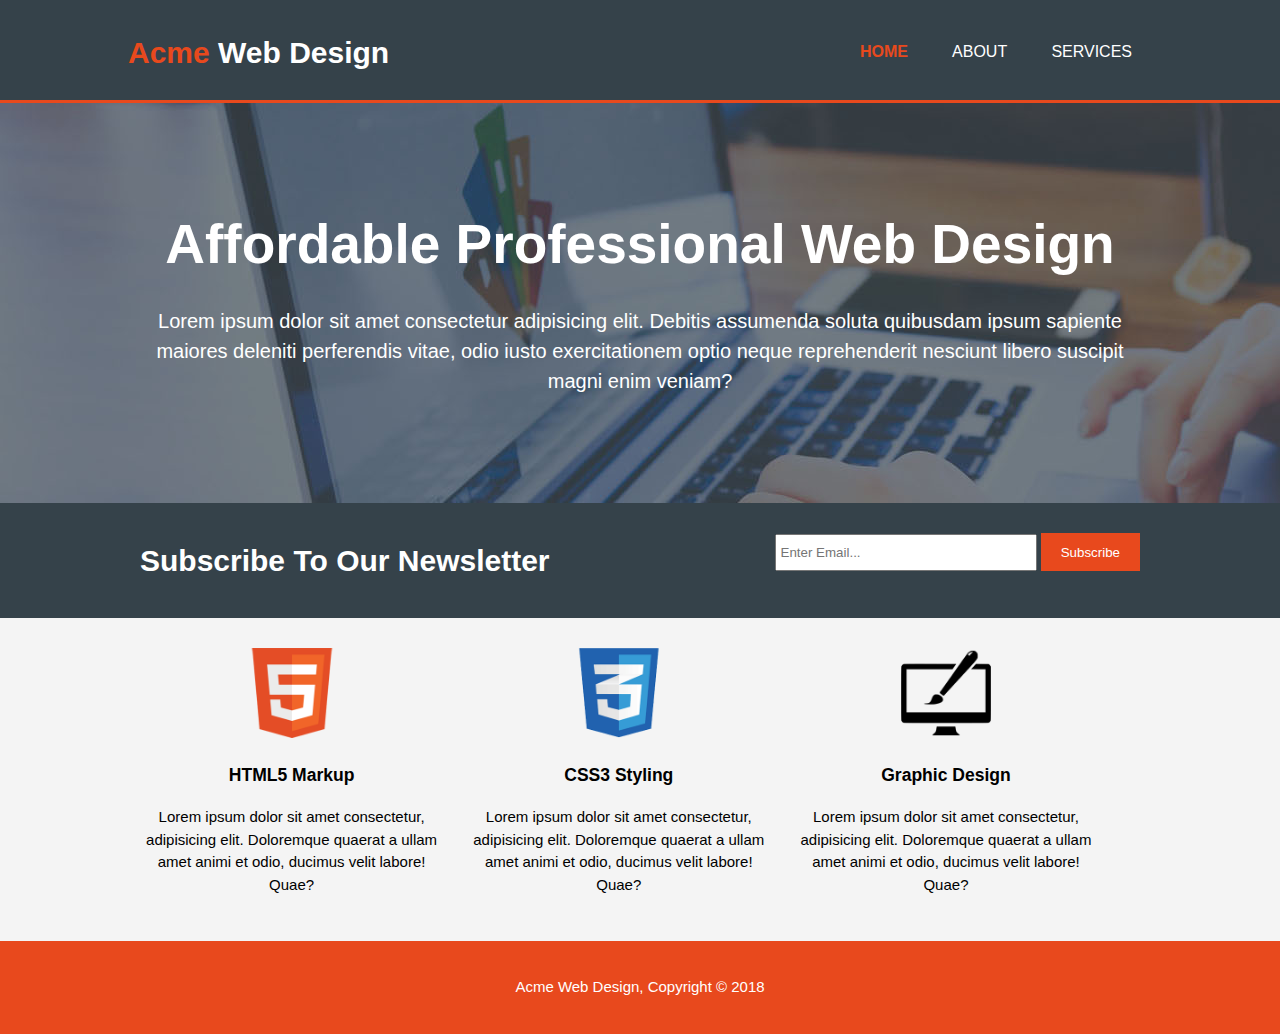
<file: acme/index.html>
<!DOCTYPE html>
<html lang="en">
<head>
    <meta charset="UTF-8">
    <meta name="viewport" content="width=device-width, initial-scale=1.0">
    <meta http-equiv="X-UA-Compatible" content="ie=edge">
    <meta name="description" content="Affordable and professional web design">
    <meta name="keywords" content="web design, affordable web design">
    <title>Acme Web Design | Welcome</title>
    <link rel="stylesheet" href="css/style.css">
</head>
<body>
    
    <header>
        <div class="container">
            <div id="logo">
                <h1><span class="highlight">Acme</span> Web Design</h1>
            </div>
            <nav>
                <ul>
                    <li class="current"><a href="index.html">Home</a></li>
                    <li><a href="about.html">About</a></li>
                    <li><a href="services.html">Services</a></li>
                </ul>
            </nav>
        </div>
    </header>

    <section id="showcase">
        <div class="container">
            <h1>Affordable Professional Web Design</h1>
            <p>Lorem ipsum dolor sit amet consectetur adipisicing elit. Debitis assumenda soluta quibusdam ipsum sapiente maiores deleniti perferendis vitae, odio iusto exercitationem optio neque reprehenderit nesciunt libero suscipit magni enim veniam?</p>
        </div>
    </section>

    <section id="newsletter">
        <div class="container">
            <h1>Subscribe To Our Newsletter</h1>
            <form>
                <input type="email" placeholder="Enter Email...">
                <button type="submit" class="button_1">Subscribe</button>
            </form>
        </div>
    </section>

    <section id="boxes">
        <div class="container">
            <div class="box">
                <img src="img/img_html.png" alt="Picture Of HTML5">
                <h3>HTML5 Markup</h3>
                <p>Lorem ipsum dolor sit amet consectetur, adipisicing elit. Doloremque quaerat a ullam amet animi et odio, ducimus velit labore! Quae?</p>
            </div>
            <div class="box">
                <img src="img/img_css.png" alt="Picture Of CSS3">
                <h3>CSS3 Styling</h3>
                <p>Lorem ipsum dolor sit amet consectetur, adipisicing elit. Doloremque quaerat a ullam amet animi et odio, ducimus velit labore! Quae?</p>
            </div>
            <div class="box">
                <img src="img/img_brush.png" alt="Picture Of Brush Design">
                <h3>Graphic Design</h3>
                <p>Lorem ipsum dolor sit amet consectetur, adipisicing elit. Doloremque quaerat a ullam amet animi et odio, ducimus velit labore! Quae?</p>
            </div>
        </div>
    </section>

    <footer>
        <p>Acme Web Design, Copyright &copy; 2018</p>
    </footer>
    
</body>
</html>
</file>
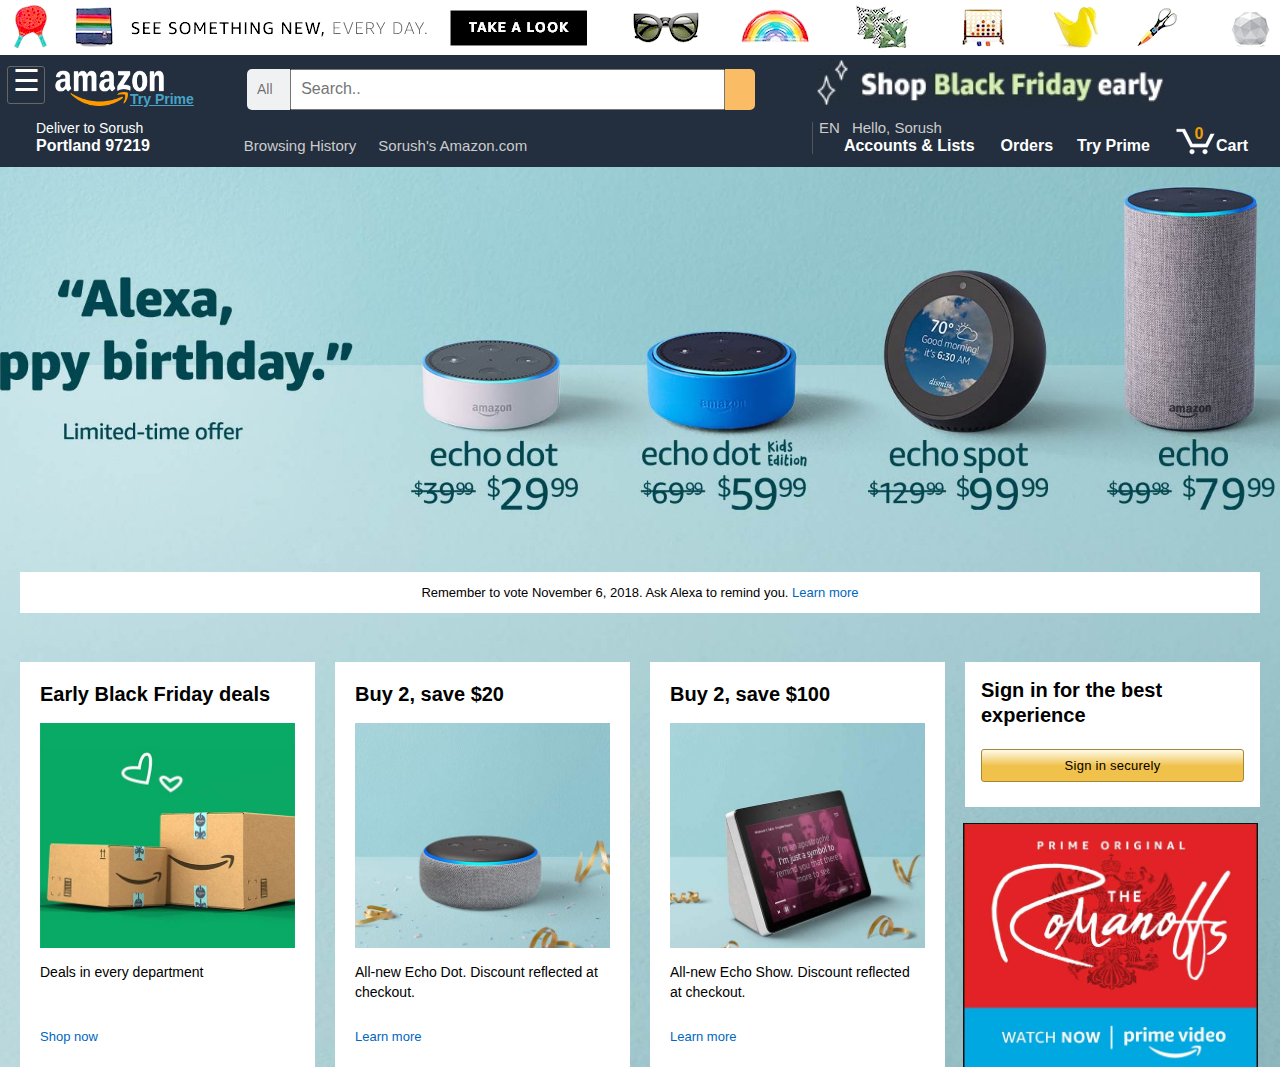
<file: amazons-landing-page/index.html>
<!DOCTYPE html>
<html lang="en">

<head>
    <meta charset="UTF-8">
    <meta name="viewport" content="width=device-width, initial-scale=1.0">
    <meta http-equiv="X-UA-Compatible" content="ie=edge">
    <link rel="stylesheet" href="https://use.fontawesome.com/releases/v5.4.2/css/all.css" integrity="sha384-/rXc/GQVaYpyDdyxK+ecHPVYJSN9bmVFBvjA/9eOB+pb3F2w2N6fc5qB9Ew5yIns"
        crossorigin="anonymous">
    <link rel="stylesheet" href="style.css">
    <script src="https://ajax.googleapis.com/ajax/libs/jquery/3.3.1/jquery.min.js"></script>
    <link href="https://fonts.googleapis.com/css?family=Lato:600" rel="stylesheet">
    <link href="https://fonts.googleapis.com/css?family=Open+Sans:600|Roboto:500" rel="stylesheet">
    <link href="https://fonts.googleapis.com/css?family=Source+Sans+Pro:400" rel="stylesheet">
    <title>Amazon Landing Page</title>
</head>

<body>

    <div class="container">
        <header id="header">
            <img id="header-img" src="img/amazon-header.png">

            <nav id="nav-main">
                <div class="container-flex">
                    <div class="container-try-prime">
                        <div class="btn-toggle-nav" >
                            <span class="hamburger-icons" onclick="openNav()">&#9776;</span> 
                        </div>
                        <img class="nav-sprite" src="img/amazon-sprite.png">
                        <span class="prime">Try Prime</span>
                    </div>

                    <div class="search">
                        <div class="dropdown">
                            <button onclick="myFunction()" class="dropbtn">All
                                <i class="fas fa-caret-down dropdown"></i>
                            </button>
                            <div id="myDropdown" class="dropdown-content">
                                <a href="#">&#10003;  All Departments</a>
                                <a href="#">Alexa Skills</a>
                                <a href="#">Amazon Devices</a>
                                <a href="#">Amazon Fresh</a>
                                <a href="#">Amazon Warehouse</a>
                                <a href="#">Appliances</a>
                                <a href="#">Apps &amp; Games</a>
                                <a href="#">Arts, Crafts &amp; Sewing</a>
                                <a href="#">Automotive Parts &amp; Accessories</a>
                                <a href="#">Baby</a>
                                <a href="#">Beauty &amp; Personal Care</a>
                                <a href="#">Books</a>
                                <a href="#">CDs &amp; Vinyl</a>
                                <a href="#">Cell Phones &amp; Accessories</a>
                                <a href="#">Clothing, Shoes &amp; Jewelry</a>
                                <a href="#">Collectibles &amp; Fine Art</a>
                                <a href="#">Computers</a>
                                <a href="#">Courses</a>
                                <a href="#">Credit and Payment Cards</a>
                                <a href="#">Digital Music</a>
                                <a href="#">Electronics</a>
                                <a href="#">Garden &amp; Outdoor</a>
                                <a href="#">Gift Cards</a>
                                <a href="#">Grocery &amp; Gourmet Food</a>
                            </div>
                        </div>
                        <div class="search">
                            <input type="text" placeholder="Search..">
                        </div>
                        <i class="fas fa-search"></i>
                    </div>
                    <img class="black-friday-img" src="img/black-friday-img.jpg">
                </div>

                <ul>
                    <li>
                        <i class="fas fa-map-marker-alt"></i>
                    </li>
                    <li>
                        <a class="nav-link link1" href="#">
                            <span class="link1-span">Deliver to Sorush</span>
                            <br>Portland 97219</li>
                    <li>
                        <a class="nav-link link2" href="#">
                            <span class="nav-link-gray">Browsing History</span>
                            <i class="fas fa-caret-down"></i>
                    </li>
                    <li>
                        <a class="nav-link link3" id="push" href="#">
                            <span class="nav-link-gray">Sorush's Amazon.com</span>
                    </li>
                    <li>
                        <span class="nav-link-gray">EN</span>
                        <br>
                        <span class="nav-link link4">
                            <i class="fas fa-globe"></i>
                            <i class="fas fa-caret-down"></i>
                        </span>
                    </li>
                    <li>
                        <a class="nav-link link5" href="#">
                            <span class="nav-link-gray">Hello, Sorush</span>
                            <br>
                            Accounts &amp; Lists
                            <i class="fas fa-caret-down"></i>
                    </li>
                    <li>
                        <a class="nav-link link6" href="#">Orders
                    </li>
                    <li>
                        <a class="nav-link link7" href="#">Try Prime
                            <i class="fas fa-caret-down"></i>
                    </li>
                    <li>
                        <a class="nav-link link8 cart" href="#">
                            <img src="img/amazon-carts.png">Cart
                            <span class="cart-empty">0</span>
                    </li>
                </ul>
                <div class="line-after"></div>
            </nav>

            
            <div id="mySidenav" class="sidenav">
                    <a href="javascript:void(0)" class="closebtn" onclick="closeNav()">&times;</a> 
                    <ul>
              
                        <div class="toggle-heading">
                            <img class="login-logo" src="img/user-login-logo.png">
                            <p>Hello, <span>Sorush</span></p>
                        </div>
                        
                        <span class="toggle-sub-heading">SHOP BY CATEGORY</span>          

                    <li>
                        <div>
                        <a href="#">Prime Video</a>
                        <i class="fas fa-angle-right"></i>
                        </div>
                    </li>
                    <li>
                        <a href="#">Amazon Music</a>
                        <i class="fas fa-angle-right"></i>
                    </li>
                    <li>
                        <a href="#">Echo &amp; Alexa</a>
                        <i class="fas fa-angle-right"></i>
                    </li>
                    <li>
                        <a href="#">Fire Tablets</a>
                        <i class="fas fa-angle-right"></i>
                    </li>
                    <li>
                        <a href="#">Fire TV</a>
                        <i class="fas fa-angle-right"></i>
                    </li>
                    <li>
                        <a href="#">Kindle E-readers &amp; Books</a>
                        <i class="fas fa-angle-right"></i>
                    </li>
                    <li>
                        <a href="#">Appstore for Android</a>
                        <i class="fas fa-angle-right"></i>
                    </li>
                    <li>
                        <a href="#">Books &amp; Audible </a>
                        <i class="fas fa-angle-right"></i>
                    </li>
                    <li>
                        <a href="#">Movies, Music &amp; Games</a>
                        <i class="fas fa-angle-right"></i>
                    </li>
                    <li>
                        <a href="#">Electronics, Computers &amp; Office</a>
                        <i class="fas fa-angle-right"></i>
                    </li>
                    <li>
                        <a href="#">Alexa Smart Home</a>
                        <i class="fas fa-angle-right"></i>
                    </li>
                    <li>
                        <a href="#">Home, Garden &amp; Tools</a>
                        <i class="fas fa-angle-right"></i>
                    </li>
                    <li>
                        <a href="#">Pet Supplies</a>
                        <i class="fas fa-angle-right"></i>
                    </li>
                    <li>
                        <a href="#">Food &amp; Grocery</a>
                        <i class="fas fa-angle-right"></i>
                    </li>

                    <hr>

                    <li><span class="settings">HELP &amp; SETTINGS</li></span>
                    <li>
                        <a href="#">Your Account</a>
                    </li>
                    <li>
                        <i class="fas fa-globe"></i> English
                    </li>
                    <li>
                        <img class="flag" src="img/flag.jpg">
                        <a href="#">United States</a>
                    </li>
                    <li>
                        <a href="#">Help</a>
                    </li>
                    <li>
                        <div class="footer">
                        <a href="#">Sign In</a>
                    </div>
                    </li>
                   
                </ul>
            </div>
        
           
        </header>

        <!-- Carousel & Modal -->
        <div class="wrapper-slider">
            <div id="arrow-left" class="arrow">
                <i class="fa fa-angle-left"></i>
                <i class="fa fa-angle-right"></i>  
            </div>

            <div id="slider">
                <div class="slide slide1">
                    <div class="slide-content">
                        <span></span>
                    </div>
                </div>
                <div class="slide slide2">
                    <div class="slide-content">
                        <span></span>
                    </div>
                </div>
                <div class="slide slide3">
                    <div class="slide-content">
                        <span></span>
                    </div>
                </div>
                <div class="slide slide4">
                    <div class="slide-content">
                        <span></span>
                    </div>
                </div>
            </div>
            
            <div id="arrow-right" class="arrow"></div>


            <div class="single">Remember to vote November 6, 2018. Ask Alexa to remind you.
                <a href="https://www.amazon.com/b?node=18289176011&pf_rd_p=aa6f161d-b08b-48ea-bfe2-e919161ad026&pf_rd_r=GY93JEEVB9GQVH81EBJY">
                    Learn more</a>
            </div>

            <div class="wrapper-modal">
                <div class="box box1">
                    <span class="modal-header">Early Black Friday deals</span>
                    <div class="modal-img modal-img1"></div>
                    <p class="modal-footer">Deals in every department</p>
                    <br>
                    <a class="shop-link" href="#">Shop now</a>
                </div>

                <div class="box box2">
                    <span class="modal-header">Buy 2, save $20</span>
                    <div class="modal-img modal-img2"></div>
                    <p class="modal-footer">All-new Echo Dot. Discount reflected at checkout.</p>
                    <a class="shop-link" href="#">Learn more</a>
                </div>

                <div class="box box3">
                    <span class="modal-header">Buy 2, save $100</span>
                    <div class="modal-img modal-img3"></div>
                    <p class="modal-footer">All-new Echo Show. Discount reflected at checkout.</p>
                    <a class="shop-link" href="#">Learn more</a>
                </div>

                <div class="box box4">
                    <span class="modal-header">Sign in for the best experience</span>
                    <div class="box4-btn">
                        <button>Sign in securely</button>
                    </div>

                    <div class="box box5">
                        <div class="modal-img modal-img4"></div>
                    </div>

                </div>

            </div>

        </div>

    </div>

<script src="js/main.js"></script>

</body>

</html>
</file>
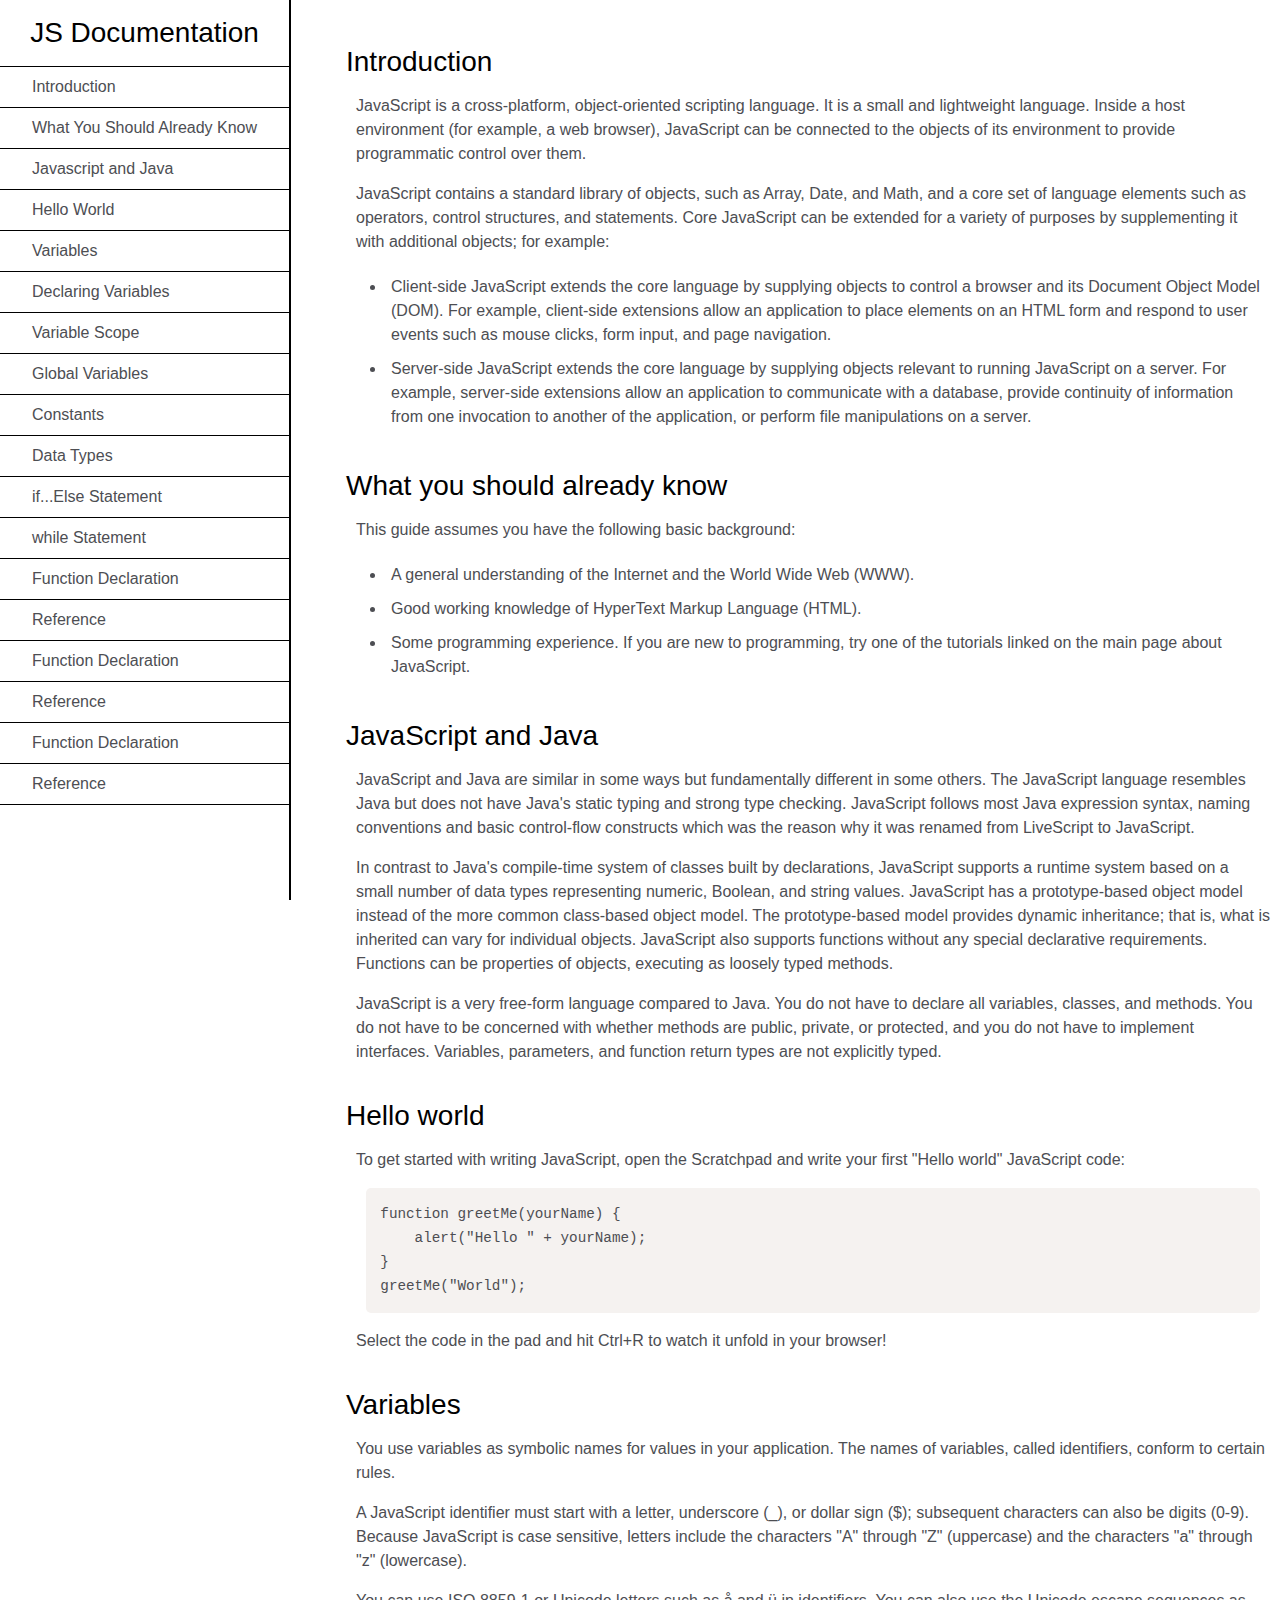
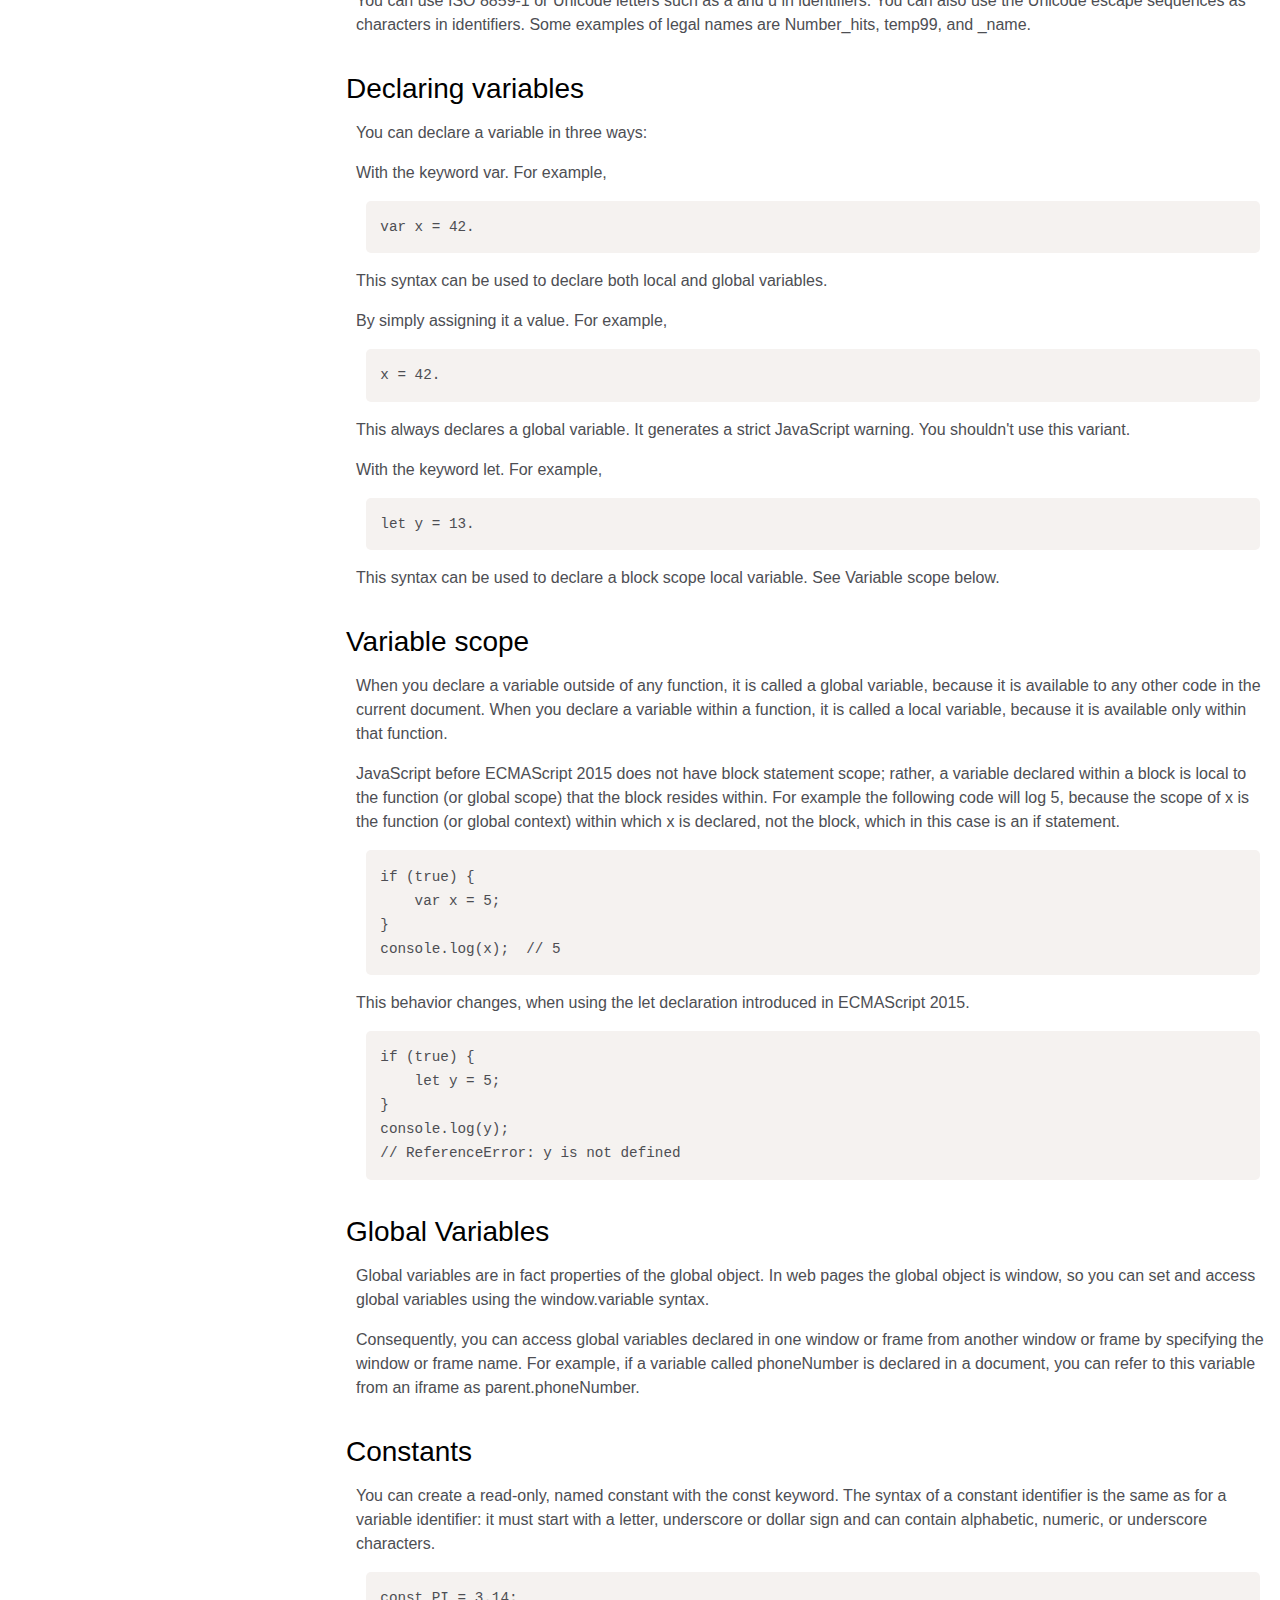
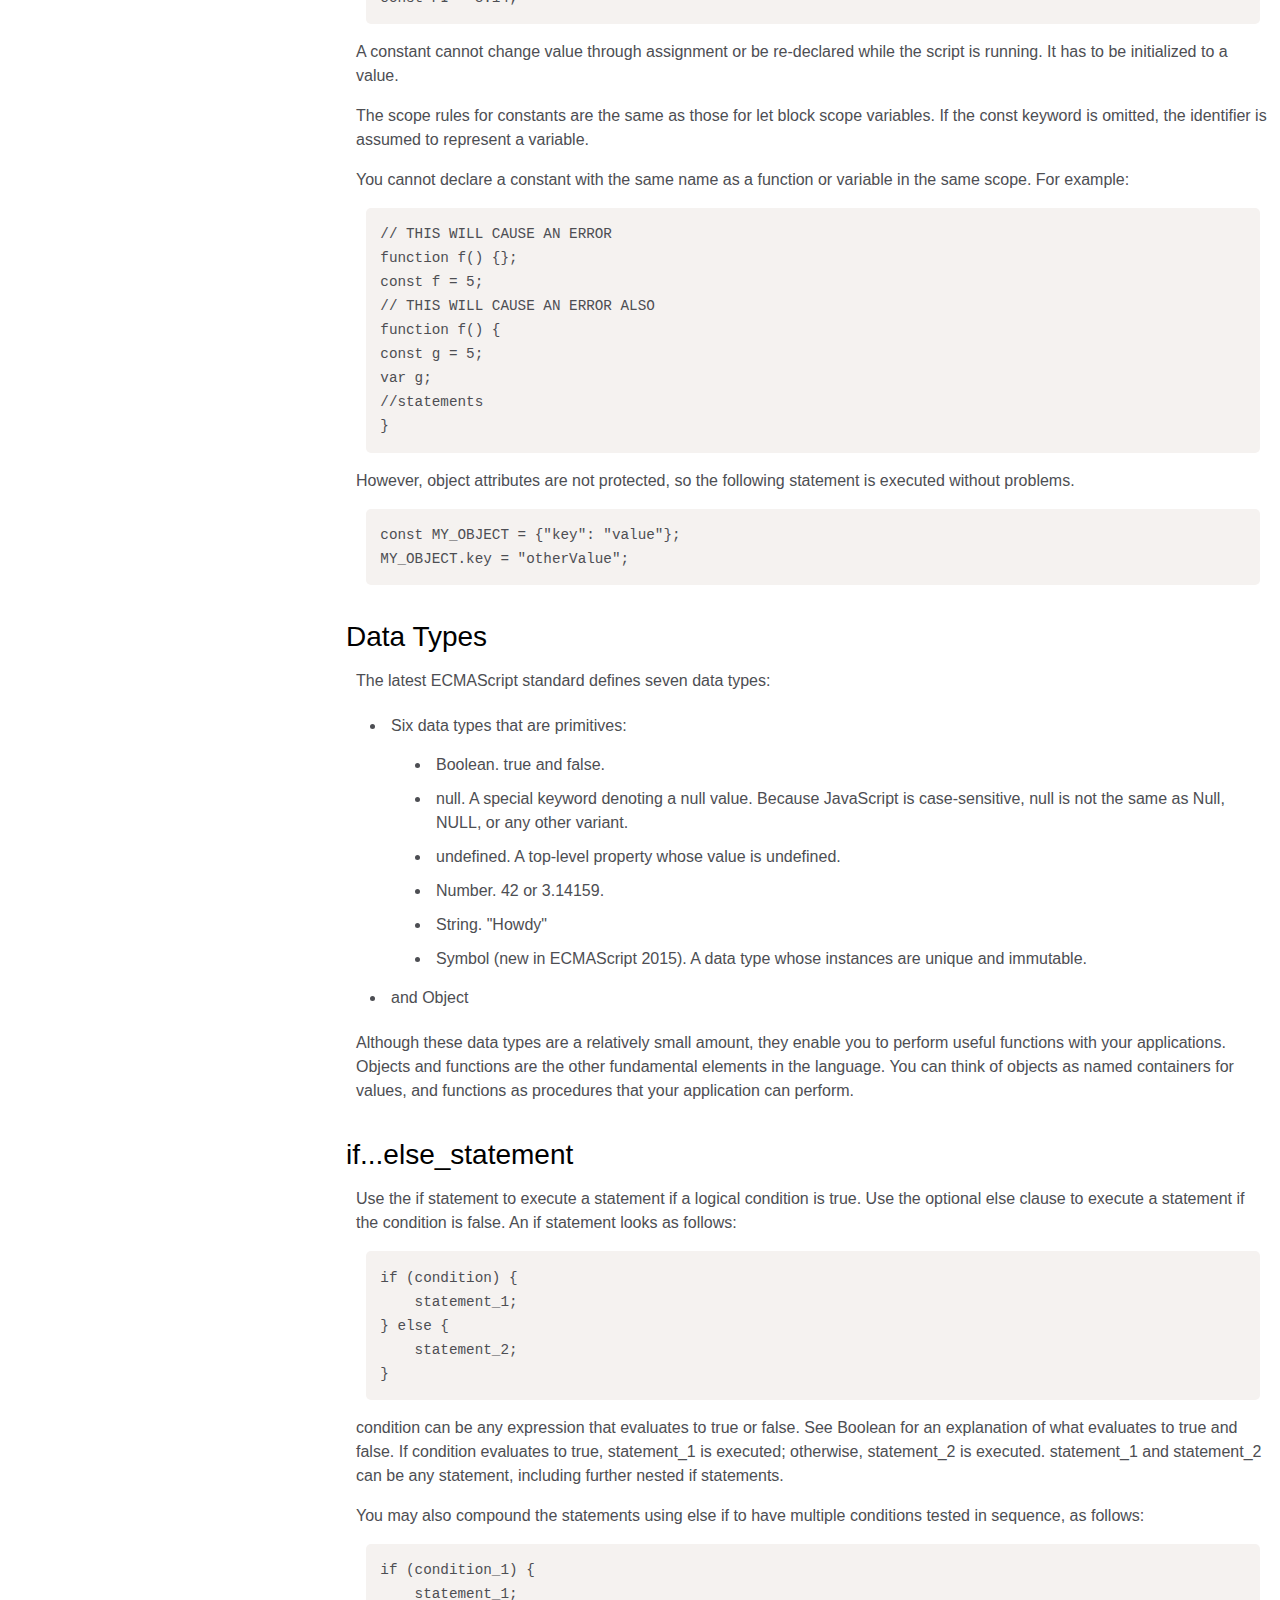
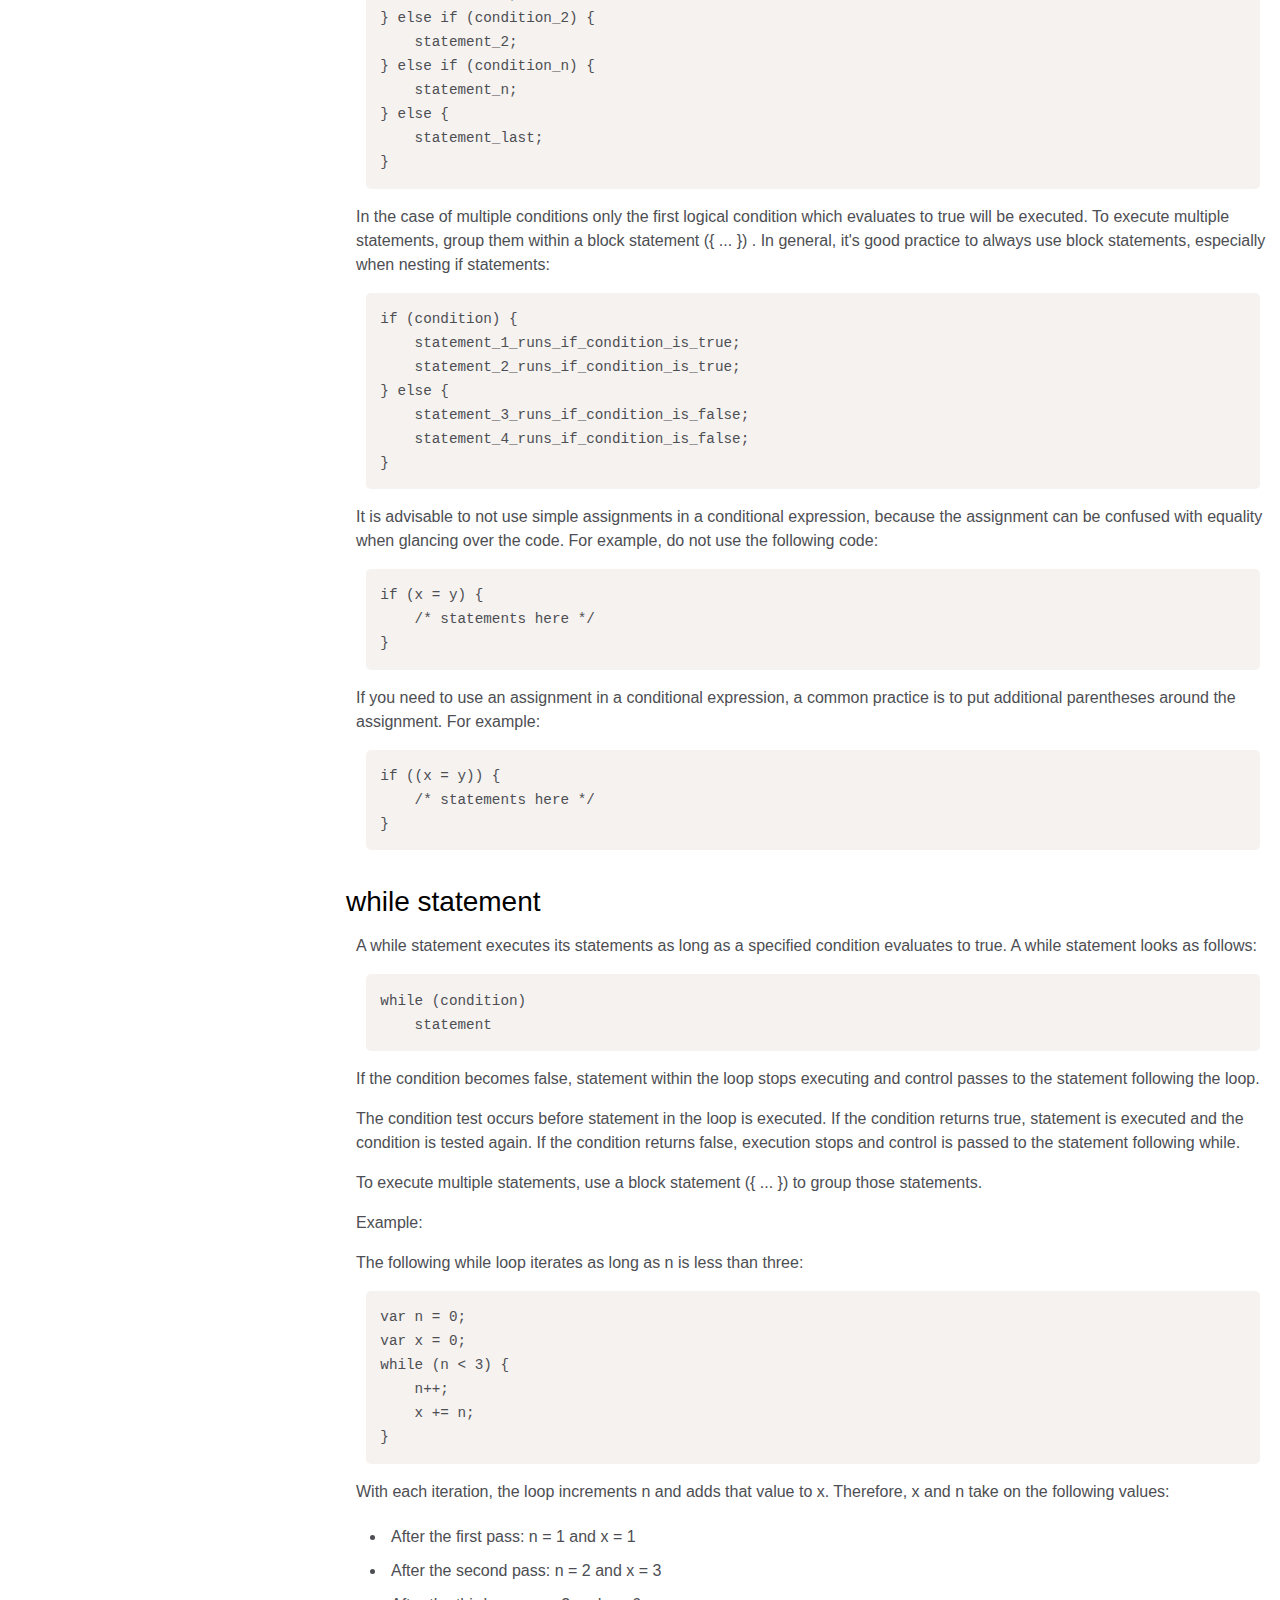
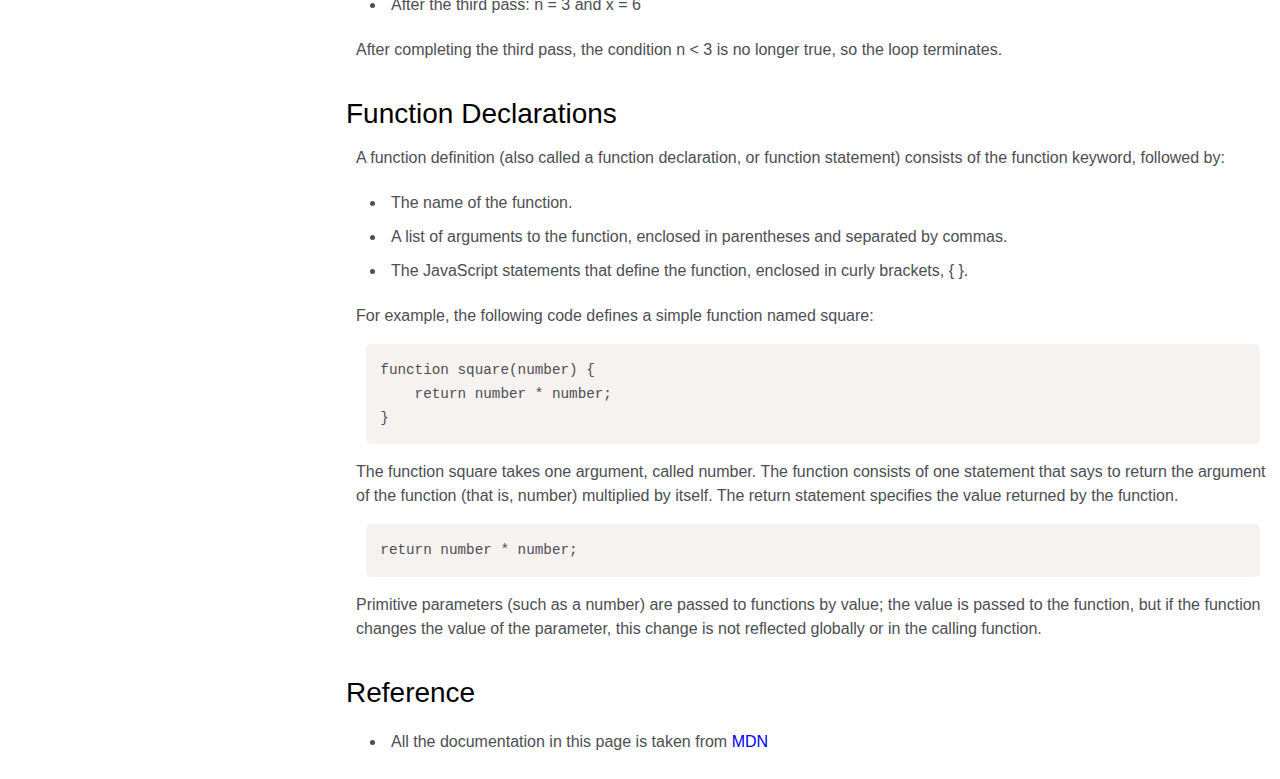
<file: js-documentation/index.html>
<!DOCTYPE html>
<html lang="en">
<head>
    <meta charset="UTF-8">
    <meta name="viewport" content="width=device-width, initial-scale=1.0">
    <meta http-equiv="X-UA-Compatible" content="ie=edge">
    <link rel="stylesheet" href="style.css">
    <title>Document</title>
</head>
<body>

<div id="container-grid">
    <nav id="navbar">
        <header>JS Documentation</header>
        <ul>
            <li><a class="nav-link" href="introduction" rel="internal"></a>Introduction</li>
            <li><a class="nav-link" href="what_you_should_already_know" rel="internal"></a>What You Should Already Know</li>
            <li><a class="nav-link" href="javascript_and_java" rel="internal"></a>Javascript and Java</li>
            <li><a class="nav-link" href="hello_world" rel="internal"></a>Hello World</li>
            <li><a class="nav-link" href="variables" rel="internal"></a>Variables</li>
            <li><a class="nav-link" href="declaring_variables" rel="internal"></a>Declaring Variables</li>
            <li><a class="nav-link" href="variable_scope" rel="internal"></a>Variable Scope</li>
            <li><a class="nav-link" href="global_variables" rel="internal"></a>Global Variables</li>
            <li><a class="nav-link" href="constants" rel="internal"></a>Constants</li>
            <li><a class="nav-link" href="data_types" rel="internal"></a>Data Types</li>
            <li><a class="nav-link" href="if...else_statement" rel="internal"></a>if...Else Statement</li>
            <li><a class="nav-link" href="while_statement" rel="internal"></a>while Statement</li>
            <li><a class="nav-link" href="function_declarations" rel="internal"></a>Function Declaration</li>
            <li><a class="nav-link" href="reference" rel="internal"></a>Reference</li>
            <li><a class="nav-link" href="function_declarations" rel="internal"></a>Function Declaration</li>
            <li><a class="nav-link" href="reference" rel="internal"></a>Reference</li>
            <li><a class="nav-link" href="function_declarations" rel="internal"></a>Function Declaration</li>
            <li><a class="nav-link" href="reference" rel="internal"></a>Reference</li>
        </ul>
    </nav>

    <main id="main-doc">
        <section id="introduction" class="main-section">
            <header>Introduction</header>
                <article>
                    <p>JavaScript is a cross-platform, object-oriented scripting language. It is a small and lightweight language. Inside a host environment (for example, a web browser), JavaScript can be connected to the objects of its environment to provide programmatic control over them.</p>
                    <p>JavaScript contains a standard library of objects, such as Array, Date, and Math, and a core set of language elements such as operators, control structures, and statements. Core JavaScript can be extended for a variety of purposes by supplementing it with additional objects; for example:</p>
                        <li>Client-side JavaScript extends the core language by supplying objects to control a browser and its Document Object Model (DOM). For example, client-side extensions allow an application to place elements on an HTML form and respond to user events such as mouse clicks, form input, and page navigation.</li>
                        <li>Server-side JavaScript extends the core language by supplying objects relevant to running JavaScript on a server. For example, server-side extensions allow an application to communicate with a database, provide continuity of information from one invocation to another of the application, or perform file manipulations on a server.</li>
                </article>
        </section>

        <section id="what_you_should_already_know" class="main-section">
            <header>What you should already know</header>
                <article>    
                    <p>This guide assumes you have the following basic background:</p>
                        <li>A general understanding of the Internet and the World Wide Web (WWW).</li>
                        <li>Good working knowledge of HyperText Markup Language (HTML).</li>
                        <li>Some programming experience. If you are new to programming, try one of the tutorials linked on the main page about JavaScript.</li>
                </article>
       </section>

        <section id="javascript_and_java" class="main-section">
            <header>JavaScript and Java</header>
                <article>
                    <p>JavaScript and Java are similar in some ways but fundamentally different in some others. The JavaScript language resembles Java but does not have Java's static typing and strong type checking. JavaScript follows most Java expression syntax, naming conventions and basic control-flow constructs which was the reason why it was renamed from LiveScript to JavaScript.</p>
                    <p>In contrast to Java's compile-time system of classes built by declarations, JavaScript supports a runtime system based on a small number of data types representing numeric, Boolean, and string values. JavaScript has a prototype-based object model instead of the more common class-based object model. The prototype-based model provides dynamic inheritance; that is, what is inherited can vary for individual objects. JavaScript also supports functions without any special declarative requirements. Functions can be properties of objects, executing as loosely typed methods.</p>
                    <p>JavaScript is a very free-form language compared to Java. You do not have to declare all variables, classes, and methods. You do not have to be concerned with whether methods are public, private, or protected, and you do not have to implement interfaces. Variables, parameters, and function return types are not explicitly typed.</p>
                </article>
            </section>
        
        <section id="hello_world" class="main-section">
            <header>Hello world</header>
                <article>
                    <p>To get started with writing JavaScript, open the Scratchpad and write your first "Hello world" JavaScript code:</p>
<code>function greetMe(yourName) {
    alert("Hello " + yourName);
}
greetMe("World");
</code> 
                    <p>Select the code in the pad and hit Ctrl+R to watch it unfold in your browser!</p>
                </article>
        </section>

        <section id="variables" class="main-section">
            <header>Variables</header>
                <article>
                    <p>You use variables as symbolic names for values in your application. The names of variables, called identifiers, conform to certain rules.</p>           
                    <p>A JavaScript identifier must start with a letter, underscore (_), or dollar sign ($); subsequent characters can also be digits (0-9). Because JavaScript is case sensitive, letters include the characters "A" through "Z" (uppercase) and the characters "a" through "z" (lowercase).</p>
                    <p>You can use ISO 8859-1 or Unicode letters such as å and ü in identifiers. You can also use the Unicode escape sequences as characters in identifiers. Some examples of legal names are Number_hits, temp99, and _name.</p>
                </article>
        </section>

        <section id="declaring_variables" class="main-section">
            <header>Declaring variables</header>
                <article>
                    <p>You can declare a variable in three ways:</p>
                    <p>With the keyword var. For example,</p>
                        <code>var x = 42.</code>
                    
                    <p>This syntax can be used to declare both local and global variables.</p>
                    <p>By simply assigning it a value. For example,</p>
                        <code>x = 42.</code>

                    <p>This always declares a global variable. It generates a strict JavaScript warning. You shouldn't use this variant.</p>
                    <p>With the keyword let. For example,</p>
                        <code>let y = 13.</code>

                    <p>This syntax can be used to declare a block scope local variable. See Variable scope below.</p>
                </article>
        </section>

        <section id="variable_scope" class="main-section">
            <header>Variable scope</header>
                <article>
                    <p>When you declare a variable outside of any function, it is called a global variable, because it is available to any other code in the current document. When you declare a variable within a function, it is called a local variable, because it is available only within that function.</p>
                    <p>JavaScript before ECMAScript 2015 does not have block statement scope; rather, a variable declared within a block is local to the function (or global scope) that the block resides within. For example the following code will log 5, because the scope of x is the function (or global context) within which x is declared, not the block, which in this case is an if statement.</p>
<code>if (true) {
    var x = 5;
}
console.log(x);  // 5
</code>
                    
                    <p>This behavior changes, when using the let declaration introduced in ECMAScript 2015.</p>
<code>if (true) {
    let y = 5;
}
console.log(y);  
// ReferenceError: y is not defined
</code>
                </article>
        </section>

        <section id="global_variables" class="main-section">
            <header>Global Variables</header>
                <article>
                    <p>Global variables are in fact properties of the global object. In web pages the global object is window, so you can set and access global variables using the window.variable syntax.</p>
                    <p>Consequently, you can access global variables declared in one window or frame from another window or frame by specifying the window or frame name. For example, if a variable called phoneNumber is declared in a document, you can refer to this variable from an iframe as parent.phoneNumber.</p>
                </article>
        </section>

        <section id="constants" class="main-section">
            <header>Constants</header>
                <article>
                    <p>You can create a read-only, named constant with the const keyword. The syntax of a constant identifier is the same as for a variable identifier: it must start with a letter, underscore or dollar sign and can contain alphabetic, numeric, or underscore characters.</p>
                        <code>const PI = 3.14;</code>
                    
                    <p>A constant cannot change value through assignment or be re-declared while the script is running. It has to be initialized to a value.</p>
                    <p>The scope rules for constants are the same as those for let block scope variables. If the const keyword is omitted, the identifier is assumed to represent a variable.</p>
                    <p>You cannot declare a constant with the same name as a function or variable in the same scope. For example:</p>
<code>// THIS WILL CAUSE AN ERROR
function f() {};
const f = 5;
// THIS WILL CAUSE AN ERROR ALSO
function f() {
const g = 5;
var g;
//statements
}
</code>

                    <p>However, object attributes are not protected, so the following statement is executed without problems.</p>
<code>const MY_OBJECT = {"key": "value"};
MY_OBJECT.key = "otherValue";
</code>
                </article>       
        </section>

        <section id="data_types" class="main-section">
            <header>Data Types</header>
                <article>
                    <p>The latest ECMAScript standard defines seven data types:</p>
                        <li>Six data types that are primitives:</li>
                            <ul>
                                <li>Boolean. true and false.</li>
                                <li>null. A special keyword denoting a null value. Because JavaScript is case-sensitive, null is not the same as Null, NULL, or any other variant.</li>
                                <li>undefined. A top-level property whose value is undefined.</li>
                                <li>Number. 42 or 3.14159.</li>
                                <li>String. "Howdy"</li>
                                <li>Symbol (new in ECMAScript 2015). A data type whose instances are unique and immutable.</li>
                            </ul>
                        <li>and Object</li>    
                    <p>Although these data types are a relatively small amount, they enable you to perform useful functions with your applications. Objects and functions are the other fundamental elements in the language. You can think of objects as named containers for values, and functions as procedures that your application can perform.</p>
                </article>
            </section>

        <section id="if...else_statement" class="main-section">
            <header>if...else_statement</header>
                <article>
                    <p>Use the if statement to execute a statement if a logical condition is true. Use the optional else clause to execute a statement if the condition is false. An if statement looks as follows:</p>
<code>if (condition) {
    statement_1;
} else {
    statement_2;
}</code>

                        <p>condition can be any expression that evaluates to true or false. See Boolean for an explanation of what evaluates to true and false. If condition evaluates to true, statement_1 is executed; otherwise, statement_2 is executed. statement_1 and statement_2 can be any statement, including further nested if statements.</p>
                        <p>You may also compound the statements using else if to have multiple conditions tested in sequence, as follows:</p>
<code>if (condition_1) {
    statement_1;
} else if (condition_2) {
    statement_2;
} else if (condition_n) {
    statement_n;
} else {
    statement_last;
} 
</code>

                        <p>In the case of multiple conditions only the first logical condition which evaluates to true will be executed. To execute multiple statements, group them within a block statement ({ ... }) . In general, it's good practice to always use block statements, especially when nesting if statements:</p>
<code>if (condition) {
    statement_1_runs_if_condition_is_true;
    statement_2_runs_if_condition_is_true;
} else {
    statement_3_runs_if_condition_is_false;
    statement_4_runs_if_condition_is_false;
}
</code>

                        <p>It is advisable to not use simple assignments in a conditional expression, because the assignment can be confused with equality when glancing over the code. For example, do not use the following code:</p>
<code>if (x = y) {
    /* statements here */
}
</code>

<p>If you need to use an assignment in a conditional expression, a common practice is to put additional parentheses around the assignment. For example:</p>
<code>if ((x = y)) {
    /* statements here */
}
</code>
                </article>
        </section>
        
        <section id="while_statement" class="main-section">
            <header>while statement</header>
                <article>
                    <p>A while statement executes its statements as long as a specified condition evaluates to true. A while statement looks as follows:</p>
<code>while (condition)
    statement
</code>
                    
                    <p>If the condition becomes false, statement within the loop stops executing and control passes to the statement following the loop.</p>
                    <p>The condition test occurs before statement in the loop is executed. If the condition returns true, statement is executed and the condition is tested again. If the condition returns false, execution stops and control is passed to the statement following while.</p>
                    <p>To execute multiple statements, use a block statement ({ ... }) to group those statements.</p>
                    <p>Example:</p>
                    <p>The following while loop iterates as long as n is less than three:</p>
<code>var n = 0;
var x = 0;
while (n < 3) {
    n++;
    x += n;
}
</code>
                    
                    <p>With each iteration, the loop increments n and adds that value to x. Therefore, x and n take on the following values:</p>
                        <li>After the first pass: n = 1 and x = 1</li>
                        <li>After the second pass: n = 2 and x = 3</li>
                        <li>After the third pass: n = 3 and x = 6</li>
                    
                    <p>After completing the third pass, the condition n < 3 is no longer true, so the loop terminates.</p>
                </article>
        </section>

        <section id="function_declarations" class="main-section">
            <header>Function Declarations</header>
                <article>
                    <p>A function definition (also called a function declaration, or function statement) consists of the function keyword, followed by:</p>
                        <li>The name of the function.</li>
                        <li>A list of arguments to the function, enclosed in parentheses and separated by commas.</li>
                        <li>The JavaScript statements that define the function, enclosed in curly brackets, { }.</li>
                    
                    <p>For example, the following code defines a simple function named square:</p>
<code>function square(number) {
    return number * number;
}
</code>

                    <p>The function square takes one argument, called number. The function consists of one statement that says to return the argument of the function (that is, number) multiplied by itself. The return statement specifies the value returned by the function.</p>
                        <code>return number * number;</code>
                    
                    <p>Primitive parameters (such as a number) are passed to functions by value; the value is passed to the function, but if the function changes the value of the parameter, this change is not reflected globally or in the calling function.</p>
                </article>        
        </section>

        <section id="reference" class="main-section">
            <header>Reference</header>
                <article>
                    <li>All the documentation in this page is taken from <a href="https://developer.mozilla.org/en-US/docs/Web/JavaScript/Guide">MDN</a></li>
                </article>
        </section>

    </main>
</div>
    
</body>
</html>
</file>
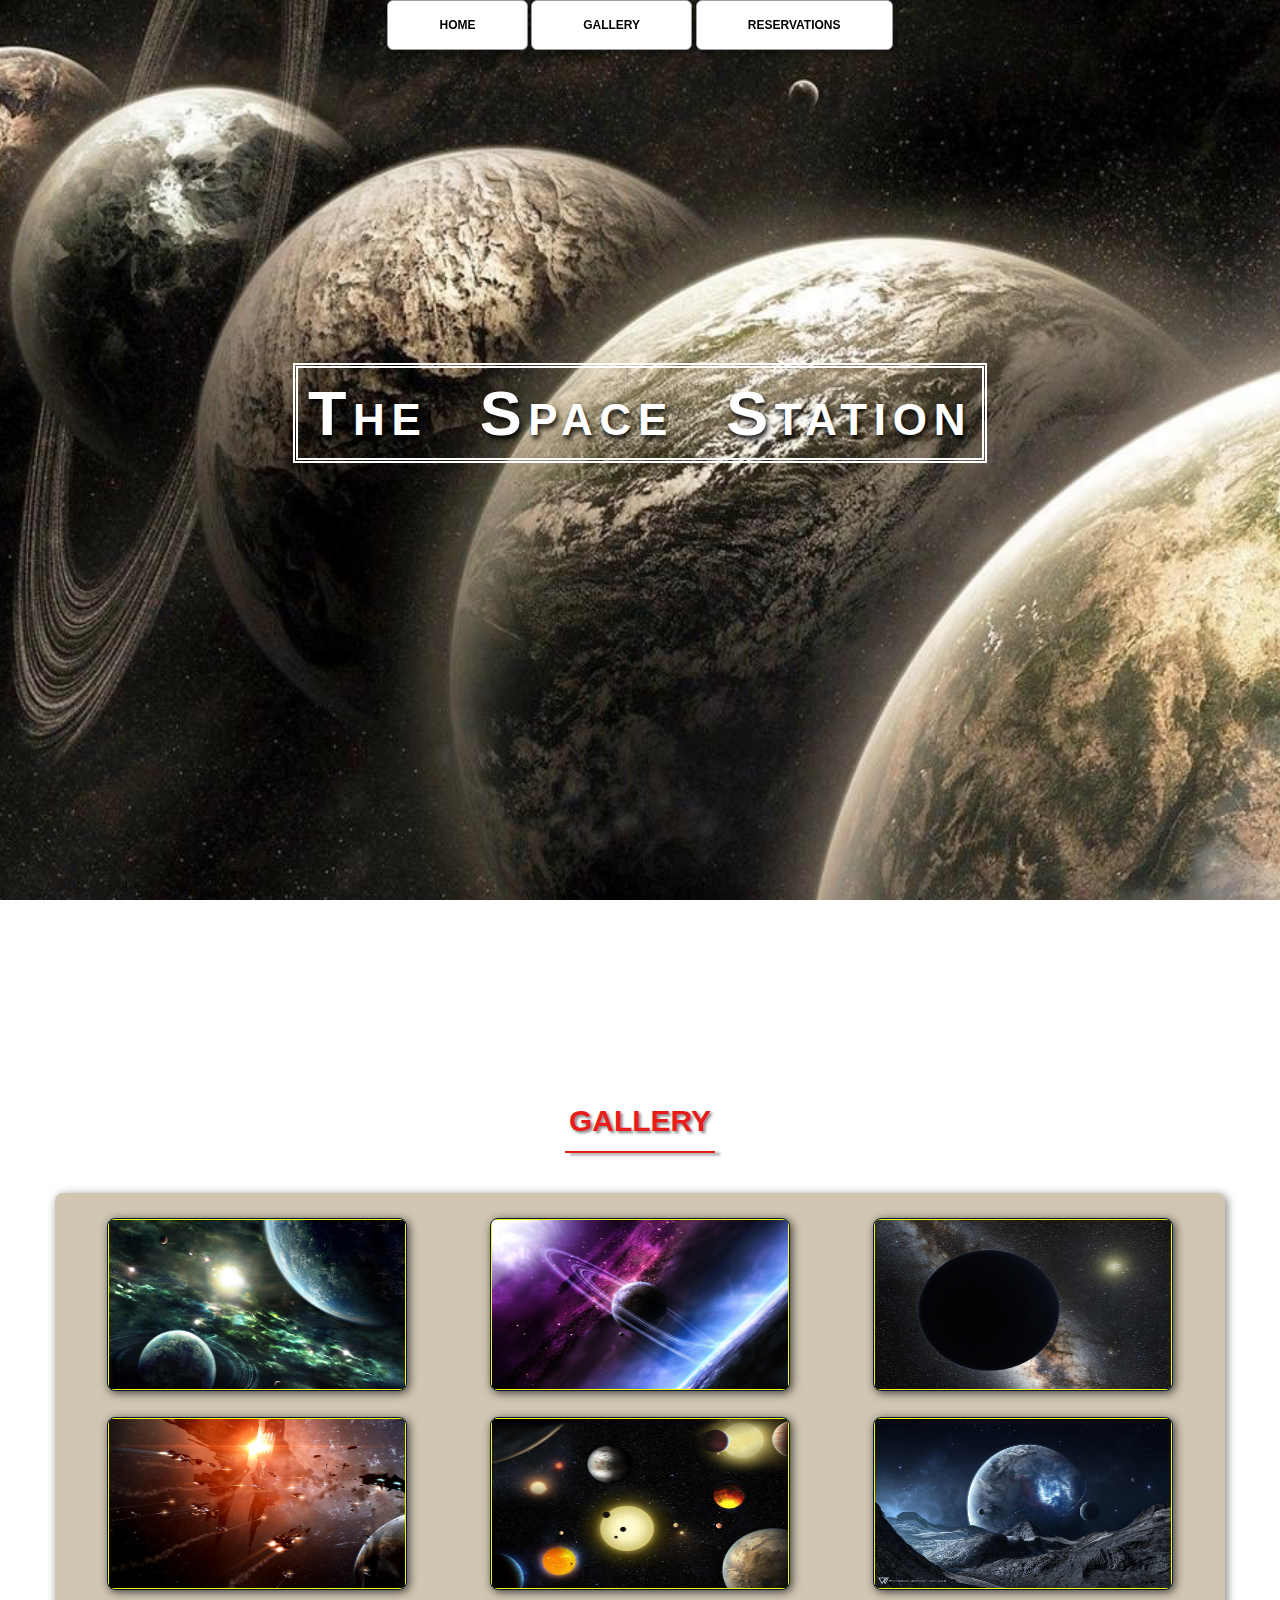
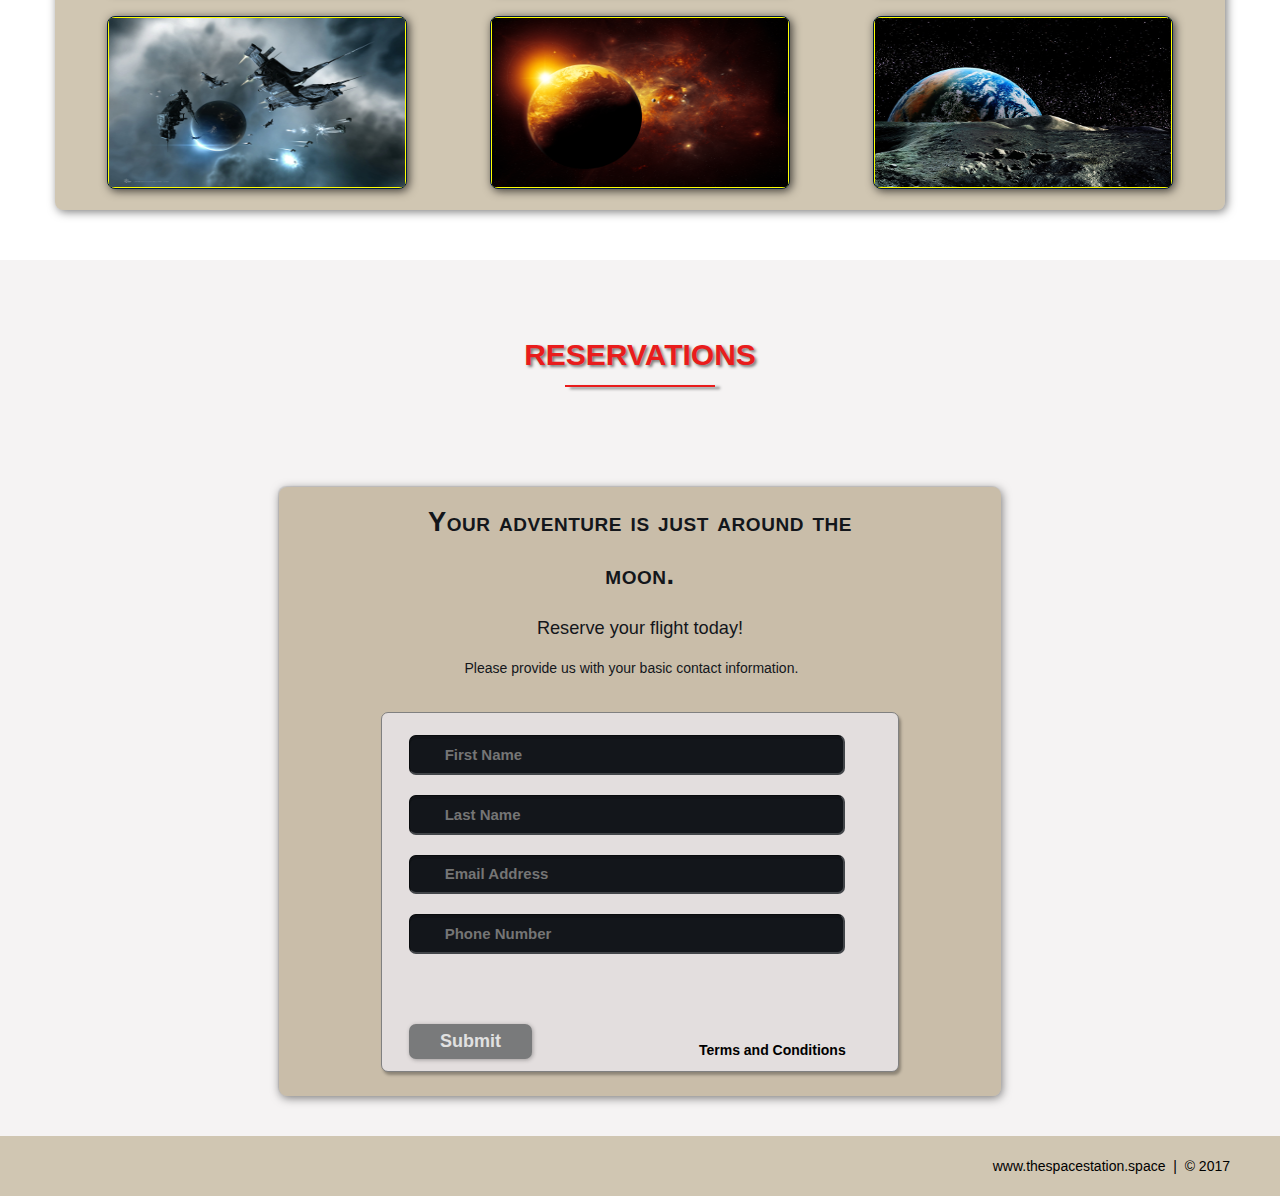
<file: space-station/index.html>
<!DOCTYPE html>
<html lang="en">
	<head>
		<meta charset="utf-8">
		<title>The Space Station | Resort</title>
		<link rel="stylesheet" href="./css/shared.css">
		<link rel="stylesheet" href="./css/animations.css">
	</head>
	<body>

		<!-- NAV -->
		<div class="wrap">
			<div class="menu-container">
				<ul class="menu">
					<a href="#home"><li>HOME</li></a>
					<a href="#gallery"><li>GALLERY</li></a>
					<a href="#contact"><li>RESERVATIONS</li></a>
				</ul>
			</div>
		</div>
		<!--END NAV -->
		
		<!--HOME -->
		<div id="home">
			<div class="container">
				<div class="text-center">
					<span class="head-main">The Space Station</span>
				</div>
			</div>
		</div>
		<!--END HOME -->
		
		<!-- GALLERY -->
	   <section id="gallery">
		   <div class="container">
				<h1>Gallery</h1>
				<div class="flex-container">
				
					<!-- PHOTO-CONTAINER 1 -->
					<div class="photo-container">
						<div class="photo">
							<img src="./images/thumb/thumbnail_1.png" alt="">
							<div class="photo-overlay">
								<h3 class="white-head">Click to Enlarge</h3>
								<p>We have several space launches departing daily, book your flight today!</p>
							</div>
						</div>
					</div>
					<!-- END PHOTO-CONTAINER 1 -->
					
					<!-- PHOTO-CONTAINER 2 -->
					<div class="photo-container">
						<div class="photo">
							<img src="./images/thumb/thumbnail_2.png" alt="">
							<div class="photo-overlay">
								<h3 class="white-head">Click to Enlarge</h3>
								<p>We have several space launches departing daily, book your flight today!</p>
							</div>
						</div>
					</div>
					<!-- END PHOTO-CONTAINER 2 -->
					
					<!-- PHOTO-CONTAINER 3 -->
					<div class="photo-container">
						<div class="photo">
							<img src="./images/thumb/thumbnail_3.png" alt="">
							<div class="photo-overlay">
								<h3 class="white-head">Click to Enlarge</h3>
								<p>We have several space launches departing daily, book your flight today!</p>
							</div>
						</div>
					</div>
					<!-- END PHOTO-CONTAINER 3 -->
					
					<!-- PHOTO-CONTAINER 4 -->
					<div class="photo-container">
						<div class="photo">
							<img src="./images/thumb/thumbnail_4.png" alt="">
							<div class="photo-overlay">
								<h3 class="white-head">Click to Enlarge</h3>
								<p>We have several space launches departing daily, book your flight today!</p>
							</div>
						</div>
					</div>
					<!-- END PHOTO-CONTAINER 4 -->
					
					<!-- PHOTO-CONTAINER 5 -->
					<div class="photo-container">
						<div class="photo">
							<img src="./images/thumb/thumbnail_5.png" alt="">
							<div class="photo-overlay">
								<h3 class="white-head">Click to Enlarge</h3>
								<p>We have several space launches departing daily, book your flight today!</p>
							</div>
						</div>
					</div>
					<!-- END PHOTO-CONTAINER 5 -->
					
					<!-- PHOTO-CONTAINER 6 -->
					<div class="photo-container">
						<div class="photo">
							<img src="./images/thumb/thumbnail_6.png" alt="">
							<div class="photo-overlay">
								<h3 class="white-head">Click to Enlarge</h3>
								<p>We have several space launches departing daily, book your flight today!</p>
							</div>
						</div>
					</div>
					<!-- END PHOTO-CONTAINER 6 -->
					
					<!-- PHOTO-CONTAINER 7 -->
					<div class="photo-container">
						<div class="photo">
							<img src="./images/thumb/thumbnail_7.png" alt="">
							<div class="photo-overlay">
								<h3 class="white-head">Click to Enlarge</h3>
								<p>We have several space launches departing daily, book your flight today!</p>
							</div>
						</div>
					</div>
					<!-- END PHOTO-CONTAINER 7 -->
					
					<!-- PHOTO-CONTAINER 8 -->
					<div class="photo-container">
						<div class="photo">
							<img src="./images/thumb/thumbnail_8.png" alt="">
							<div class="photo-overlay">
								<h3 class="white-head">Click to Enlarge</h3>
								<p>We have several space launches departing daily, book your flight today!</p>
							</div>
						</div>
					</div>
					<!-- END PHOTO-CONTAINER 8 -->
					
					<!-- PHOTO-CONTAINER 9 -->
					<div class="photo-container">
						<div class="photo">
							<img src="./images/thumb/thumbnail_9.png" alt="">
							<div class="photo-overlay">
								<h3 class="white-head">Click to Enlarge</h3>
								<p>We have several space launches departing daily, book your flight today!</p>
							</div>
						</div>
					</div>
					<!-- END PHOTO-CONTAINER 9 -->
					
				</div>
		   </div>
	   </section>
		<!-- END GALLERY -->
					
		<!-- RSVP -->
		<section id="contact">
			<div class="container">
				<div class="heading-padding">
					<h1 class="heading-padding">Reservations</h1>
					<div class="reservation">
						<h2><span>Your adventure is just around the moon.</span>
							<br />Reserve your flight today!
						</h2>
						<p class="rsvp-text">
							Please provide us with your basic contact information.              
						</p>
						<div class="form-rsvp">
							<form action="" method="post">
								<input class="rsvp" type="text" placeholder="First Name">
								<input class="rsvp" type="text" placeholder="Last Name">
								<input class="rsvp" type="text" placeholder="Email Address">
								<input class="rsvp" type="text" placeholder="Phone Number">
								<div class="form-spacer">
									<label class="terms">Terms and Conditions</label>
								</div>
								<div class="submit">
									<input type="submit" value="Submit">
								</div>
							</form>
						</div>
					</div>
				</div>
			</div>
		</section>
		<!--END RSVP -->

		<!-- FOOTER -->
		<div id="footer">
			www.thespacestation.space &nbsp;|&nbsp; &copy; 2017
		</div>
		<!-- END FOOTER -->
		
	</body>
</html>
</file>
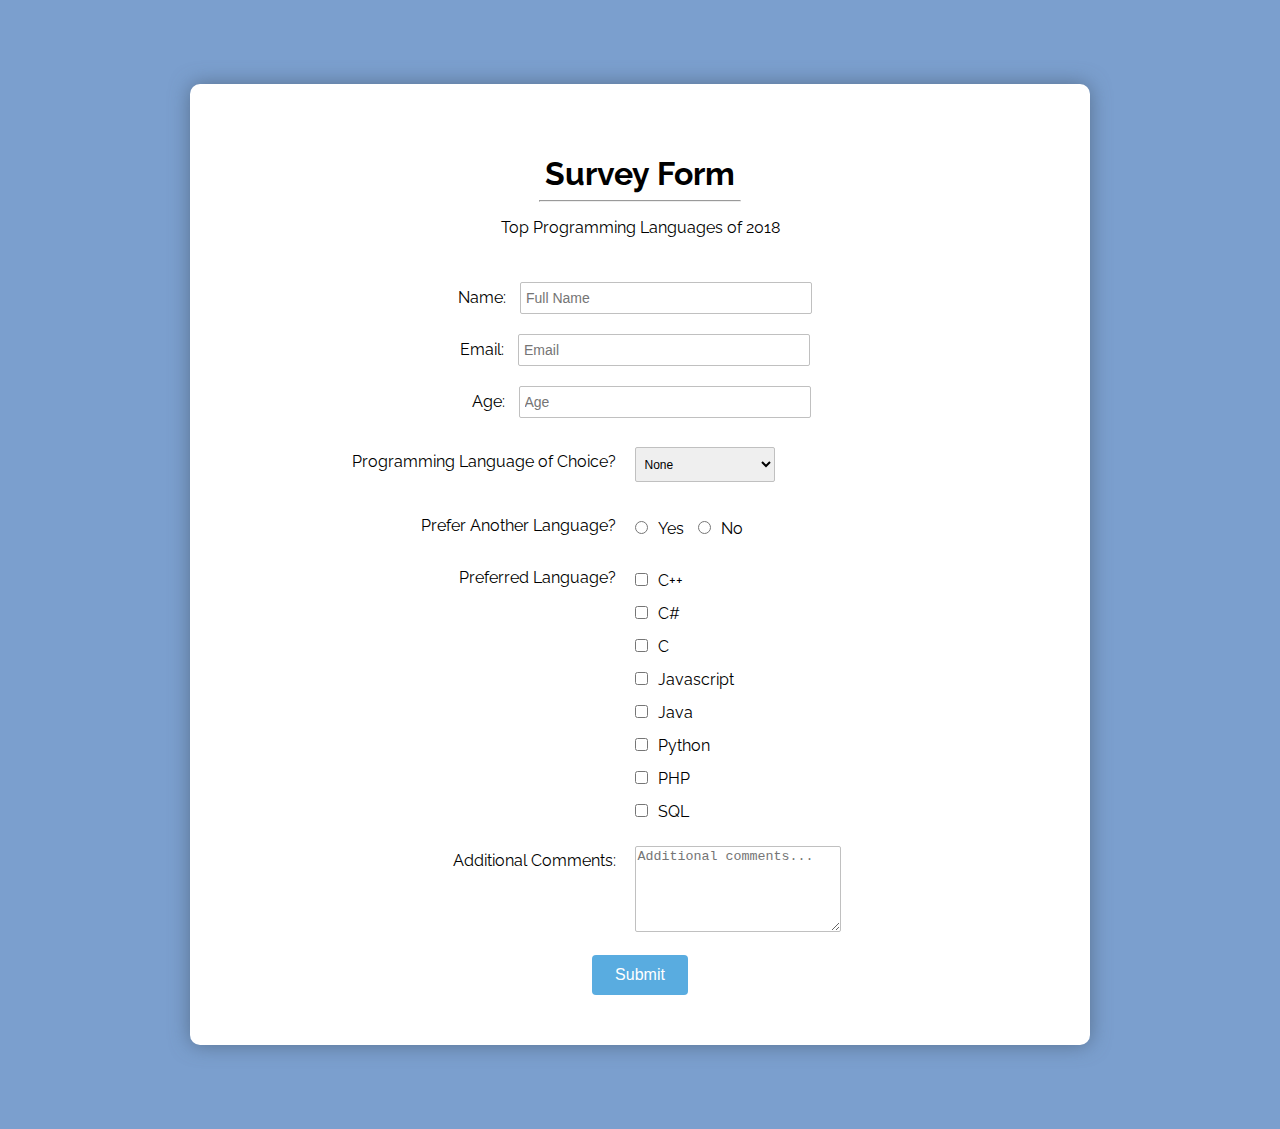
<file: survey-form/index.html>
<!DOCTYPE html>
<html lang="en">
<head>
    <meta charset="UTF-8">
    <meta name="viewport" content="width=device-width, initial-scale=1.0">
    <meta http-equiv="X-UA-Compatible" content="ie=edge">
    <title>Survey Form</title>
    <link rel="stylesheet" href="style.css">
    <link href="https://cdn.freecodecamp.org/testable-projects-fcc/v1/bundle.js">

</head>
<body>
 
    <div id="form-inner">
        <h1 id="title">Survey Form</h1>
        <hr>
        <p id="description">Top Programming Languages of 2018</p>
        <br>
    
        <form id="survey-form">
            <label id="name-label" for="name" min="2">Name:</label>
            <input type='text' name="name" placeholder="Full Name" id="name" class="input-field" required>
            <br>
            <label id="email-label" for="email">Email:</label>
            <input type='email' name="email" placeholder="Email" id="email" class="input-field" required>
            <br>
            <label id="number-label" for="number">Age:</label>
            <input type="number" name="number" placeholder="Age" id="number" class="input-field" min="1" max="105" required>
            <br><br>

            <div class="row">
            <div class="sub-headings">Programming Language of Choice?</div>
                <div class="right-group">
                    <select name="languages" id="dropdown" required>
                        <option value="">None</option>
                        <option value="c++">C++</option>
                        <option value="c#">C#</option>
                        <option value="c">C</option>
                        <option value="javascript">Javascript</option>
                        <option value="java">Java</option>
                        <option value="python">Python</option>
                        <option value="php">PHP</option>
                        <option value="sql">SQL</option>
                    </select>
                </div>
            </div>
            <br>

            <div class="row">
            <div class="sub-headings">Prefer Another Language?</div>
                <div class="right-group">
                  <div class="radio-btn" required>
                    <input type="radio" name="radio" value="yes">Yes
                    <input type="radio" name="radio" value="no">No
                  </div>
                </div>
            </div>
            <br>

            <div class="row">
                <div class="sub-headings">Preferred Language?</div>
                    <div class="right-group">
                        <ul class="preferred required">
                        <li><input type="checkbox" name="checkbox1" value="c++">C++</li>
                        <li><input type="checkbox" name="checkbox2" value="c#">C#</li>
                        <li><input type="checkbox" name="checkbox3" value="c">C</li>
                        <li><input type="checkbox" name="checkbox4" value="javascript">Javascript</li>
                        <li><input type="checkbox" name="checkbox5" value="java">Java</li>
                        <li><input type="checkbox" name="checkbox6" value="python">Python</li>
                        <li><input type="checkbox" name="checkbox7" value="php">PHP</li>
                        <li><input type="checkbox" name="checkbox8" value="sql">SQL</li>
                        </ul>
                    </div>
                </div>
                <br>
            
            <div class="row">
                <div class="sub-headings">Additional Comments:</div>
                <div class="right-group"><textarea name="message" placeholder="Additional comments..."></textarea>
            </div>
            <br><br>
            
                <button type="submit" name="submit" id="submit">Submit</button>
            </div>
        </form>
    </div>
    
</body>
</html>
</file>
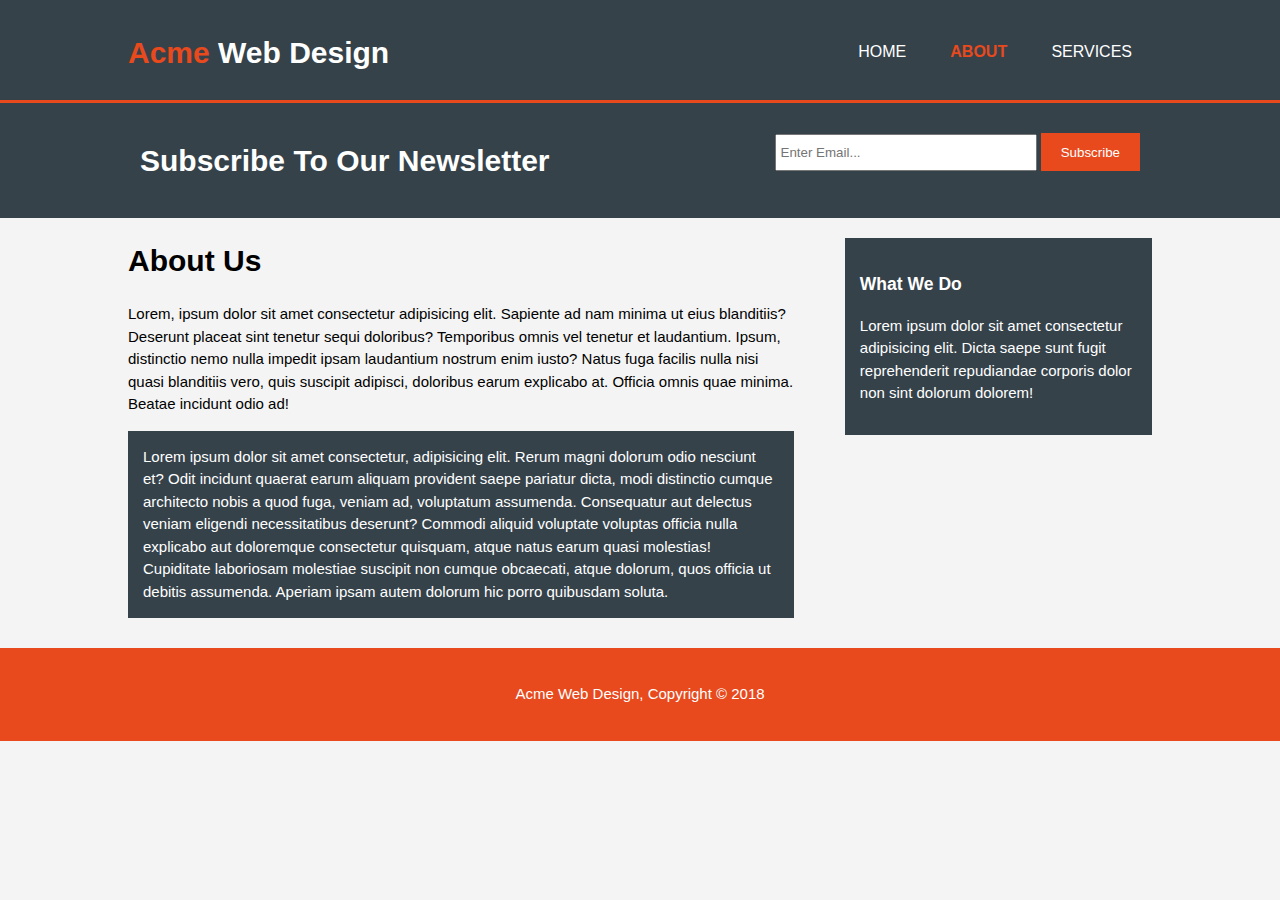
<file: acme/about.html>
<!DOCTYPE html>
<html lang="en">
<head>
    <meta charset="UTF-8">
    <meta name="viewport" content="width=device-width, initial-scale=1.0">
    <meta http-equiv="X-UA-Compatible" content="ie=edge">
    <meta name="description" content="Affordable and professional web design">
    <meta name="keywords" content="web design, affordable web design">
    <title>Acme Web Design | About</title>
    <link rel="stylesheet" href="css/style.css">
</head>
<body>
    
    <header>
        <div class="container">
            <div id="logo">
                <h1><span class="highlight">Acme</span> Web Design</h1>
            </div>
            <nav>
                <ul>
                    <li><a href="index.html">Home</a></li>
                    <li class="current"><a href="about.html">About</a></li>
                    <li><a href="services.html">Services</a></li>
                </ul>
            </nav>
        </div>
    </header>

    <section id="newsletter">
        <div class="container">
            <h1>Subscribe To Our Newsletter</h1>
            <form>
                <input type="email" placeholder="Enter Email...">
                <button type="submit" class="button_1">Subscribe</button>
            </form>
        </div>
    </section>

    <section id="main">
        <div class="container">
            <article id="main-col">
                <h1 class="page-title">About Us</h1>
                <p>Lorem, ipsum dolor sit amet consectetur adipisicing elit. Sapiente ad nam minima ut eius blanditiis? Deserunt placeat sint tenetur sequi doloribus? Temporibus omnis vel tenetur et laudantium. Ipsum, distinctio nemo nulla impedit ipsam laudantium nostrum enim iusto? Natus fuga facilis nulla nisi quasi blanditiis vero, quis suscipit adipisci, doloribus earum explicabo at. Officia omnis quae minima. Beatae incidunt odio ad!</p>
                <p class="dark">Lorem ipsum dolor sit amet consectetur, adipisicing elit. Rerum magni dolorum odio nesciunt et? Odit incidunt quaerat earum aliquam provident saepe pariatur dicta, modi distinctio cumque architecto nobis a quod fuga, veniam ad, voluptatum assumenda. Consequatur aut delectus veniam eligendi necessitatibus deserunt? Commodi aliquid voluptate voluptas officia nulla explicabo aut doloremque consectetur quisquam, atque natus earum quasi molestias! Cupiditate laboriosam molestiae suscipit non cumque obcaecati, atque dolorum, quos officia ut debitis assumenda. Aperiam ipsam autem dolorum hic porro quibusdam soluta.</p>
            </article>

            <aside id="sidebar">
                <div class="dark">
                    <h3>What We Do</h3>
                    <p>Lorem ipsum dolor sit amet consectetur adipisicing elit. Dicta saepe sunt fugit reprehenderit repudiandae corporis dolor non sint dolorum dolorem!</p>
                </div>
            </aside>
        </div>
    </section>

    <footer>
        <p>Acme Web Design, Copyright &copy; 2018</p>
    </footer>
    
</body>
</html>
</file>
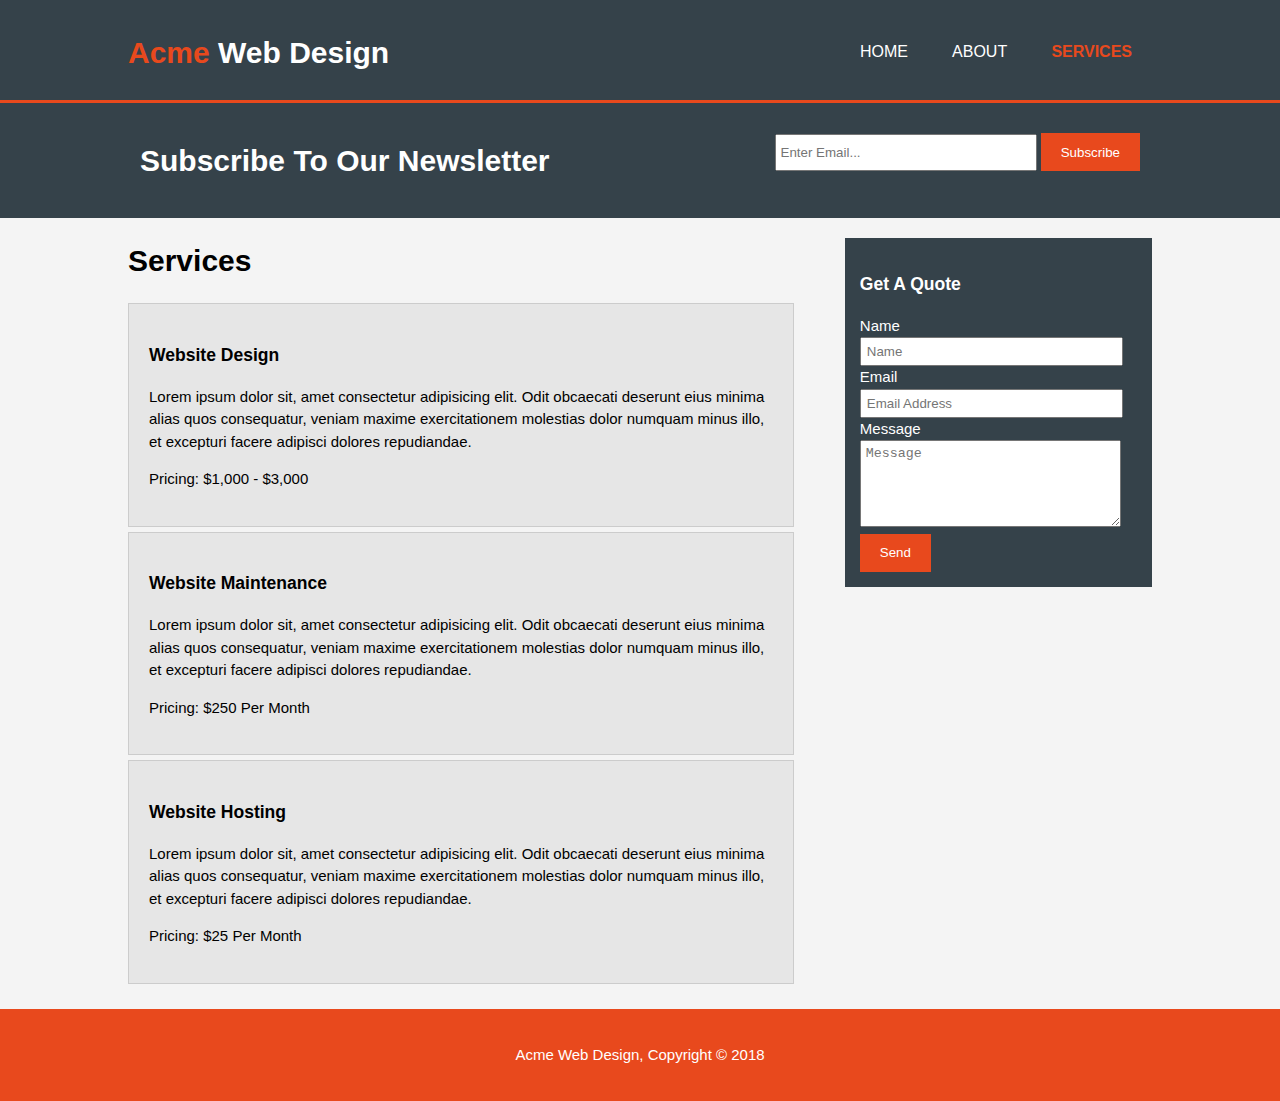
<file: acme/services.html>
<!DOCTYPE html>
<html lang="en">
<head>
    <meta charset="UTF-8">
    <meta name="viewport" content="width=device-width, initial-scale=1.0">
    <meta http-equiv="X-UA-Compatible" content="ie=edge">
    <meta name="description" content="Affordable and professional web design">
    <meta name="keywords" content="web design, affordable web design">
    <title>Acme Web Design | Services</title>
    <link rel="stylesheet" href="css/style.css">
</head>
<body>
    
    <header>
        <div class="container">
            <div id="logo">
                <h1><span class="highlight">Acme</span> Web Design</h1>
            </div>
            <nav>
                <ul>
                    <li><a href="index.html">Home</a></li>
                    <li><a href="about.html">About</a></li>
                    <li class="current"><a href="services.html">Services</a></li>
                </ul>
            </nav>
        </div>
    </header>

    <section id="newsletter">
        <div class="container">
            <h1>Subscribe To Our Newsletter</h1>
            <form>
                <input type="email" placeholder="Enter Email...">
                <button type="submit" class="button_1">Subscribe</button>
            </form>
        </div>
    </section>

    <section id="main">
        <div class="container">
            <article id="main-col">
                <h1 class="page-title">Services</h1>
                <ul id="services">
                    <li>
                        <h3>Website Design</h3>
                        <p>Lorem ipsum dolor sit, amet consectetur adipisicing elit. Odit obcaecati deserunt eius minima alias quos consequatur, veniam maxime exercitationem molestias dolor numquam minus illo, et excepturi facere adipisci dolores repudiandae.</p>
                        <p>Pricing: $1,000 - $3,000</p>
                    </li>
                    <li>
                        <h3>Website Maintenance</h3>
                        <p>Lorem ipsum dolor sit, amet consectetur adipisicing elit. Odit obcaecati deserunt eius minima alias quos consequatur, veniam maxime exercitationem molestias dolor numquam minus illo, et excepturi facere adipisci dolores repudiandae.</p>
                    <p>Pricing: $250 Per Month</p>
                    </li>
                    <li>
                        <h3>Website Hosting</h3>
                        <p>Lorem ipsum dolor sit, amet consectetur adipisicing elit. Odit obcaecati deserunt eius minima alias quos consequatur, veniam maxime exercitationem molestias dolor numquam minus illo, et excepturi facere adipisci dolores repudiandae.</p>
                        <p>Pricing: $25 Per Month</p>
                    </li>                                           
                </ul>
            </article>

            <aside id="sidebar">
                <div class="dark">
                    <h3>Get A Quote</h3>
                    <form class="quote">
                        <div>
                            <label>Name</label><br>
                            <input type="text" placeholder="Name">
                        </div>
                        <div>
                            <label>Email</label><br>
                            <input type="email" placeholder="Email Address">
                        </div>                       
                        <div>
                            <label>Message</label><br>
                            <textarea placeholder="Message" name="" id="" cols="25" rows="5"></textarea>
                        </div>
                        <button class="button_1" type="submit">Send</button>
                    </form>
                </div>
            </aside>
        </div>
    </section>

    <footer>
        <p>Acme Web Design, Copyright &copy; 2018</p>
    </footer>
    
</body>
</html>
</file>
<file: acme/css/style.css>
body {
    font-family: Arial, Helvetica, sans-serif;
    font-size: 15px;
    line-height: 1.5;
    padding: 0;
    margin: 0;
    background-color: #f4f4f4;
}

/* Global */
.container {
    width: 80%;
    margin: auto;
    overflow: hidden;
}

ul {
    padding: 0;
    margin: 0;
}

.button_1 {
    height: 38px;
    background: #e8491d;
    border: none;
    padding-left: 20px;
    padding-right: 20px;
    color: white;
}

.dark {
    padding: 15px;
    background: #35424a;
    color: white;
    margin: 10px 0;
}

/* Header/Nav */
header {
    background: #35424a;
    color: white;
    padding-top: 30px;
    min-height: 70px;
    border-bottom: #e8491d 3px solid;
}

header a {
    color: white;
    text-decoration: none;
    text-transform: uppercase;
    font-size: 16px;
}

header li {
    display: inline;
    padding: 0 20px 0 20px;
}

header nav {
    float: right;
    margin-top: 10px;
}

header #logo {
    float: left;
}

header #logo h1 {
    margin: 0;
}

header .highlight, header .current a {
    color: #e8491d;
    font-weight: bold;
}

header a:hover {
    color: #e8491d;
    font-weight: bold;
}

/* Showcase*/
#showcase {
    min-height: 400px;
    background: url("../img/showcase.jpg") no-repeat 0 -400px;
    text-align: center;
    color: white;
}

#showcase h1 {
    margin-top: 100px;
    font-size: 55px;
    margin-bottom: 10px;
}

#showcase p {
    font-size: 20px;
}

#newsletter {
    color: white;
    background: #35424a;
    padding: 15px;
}

#newsletter h1 {
    float: left;
}

#newsletter form {
    float: right;
    margin-top: 15px;
}

#newsletter input[type="email"] {
    padding: 4px;
    height: 25px;
    width: 250px;
    
}

#boxes {
    margin-top: 20px;
}

#boxes .box {
    text-align: center;
    float: left;
    width: 30%;
    padding: 10px;
}

#boxes .box img {
    width: 90px;
}

/* Main-column */
article#main-col {
    float: left;
    width: 65%;   
}

/* Sidebar*/
aside#sidebar .quote input, aside#sidebar .quote textarea {
    width: 90%;
    padding: 5px;
}

aside#sidebar {
    float: right;
    margin-top: 10px;
    width: 30%;
}

/* Services */
ul#services li {
    list-style: none;
    padding: 20px;
    border: #cccccc solid 1px;
    margin-bottom: 5px;
    background: #e6e6e6;

}

footer {
    background-color: #e8491d;
    color: white;
    padding: 20px;
    margin-top: 20px; 
    text-align: center;
}


/* Media Queries */
@media(max-width: 768px) {
    header #logo, 
    header nav,
    header nav li,
    #newsletter h1,
    #newsletter form,
    #boxes .box,
    article#main-col,
    aside#sidebar {
        float: none;
        text-align: center;
        width: 100%;
    }

    header {
        padding: 20px;
    }

    #showcase h1 {
        margin-top: 40px;
    }

    #newsletter button, .quote button {
        display: block;
        width: 100%;
    }

    #newsletter form input[type="email"], .quote input, .quote textarea {
        width: 100%;
        margin-bottom: 5px;
    }
    
}
</file>
<file: amazons-landing-page/style.css>
html, body {
    margin: 0;
    padding: 0;
    background-image: linear-gradient( rgba(14, 136, 185, 0.685), #9e9d9d13);
    max-width: 100%;
    overflow-x: hidden;
}

* {
    box-sizing: border-box;
    font-family: Arial, Helvetica, sans-serif;
}

#header-img {
    height: 55px;
    background-repeat: no-repeat;
    background-size: 1920px;
    min-width: 1000px;
}

.head-bar {
    display: inline-block;
}

.container-flex {
    display: flex;
    height: 50px;
}

.container-try-prime {
    display: flex;
    align-content: center;
    justify-content: center;
}

.menu {
    border: 1px solid #666;
    border-radius: 3px;
    padding: 8px;
    height: 36px;
    width: 36px;
    margin-left: 5px;
    margin-top: 2px;
}

.fa-bars:hover {
    border-color: rgb(172, 172, 172);
}

img.nav-sprite {
    width: 115px;
    height: 45px;
    margin-right: 80px;
    margin-top: 5px;
}

span.prime {
    color: rgb(72, 163, 198);
    font-weight: bold;
    text-decoration: underline;
    position: absolute;
    top: 91px;
    left: 130px;
}

.black-friday-img {
    margin-left: 60px;
    width: 350px;
}

.link1-span {
    font-size: 14px;
    font-weight: 100;
}

.link2 {
    margin-left: 0px;
}

.dropbtn i.fa-caret-down {
    margin-left: 5px;
}

.search {
    display: flex;
    height: 90%;
    margin-top: 5px;
}

.search input {
    height: 100%;
    width: 435px;
    padding: .6em;
    font-size: 16px;
    outline: none;
    box-shadow: none;
}

.fa-search {
    background-color: #fabc65;
    color: rgba(17, 17, 17, 0.767);
    padding: 10px 15px;
    border-radius: 0 5px 5px 0;
    font-size: 22px;
    justify-content: flex-end;
    vertical-align: middle;
    height: 90%;
    margin-top: 5px;
}

.fa-search:hover {
    background-color: #fab351;
}

.line-after::after {
    content: '';
    position: absolute;
    width: 1px;
    height: 32px;
    background-color: #555;
    right: 467px;
    top: 122px;
}

header {
    background-color: #232F3E;
}

header nav {
    height: 90px;
}

#nav-main {
    font-size: 14px;
    font-weight: 100;
    color: #ccc;
}

#nav-main ul {
    display: flex;
    align-items: flex-end;
    margin-top: 10px;
    color: white;
    list-style: none;
    padding-left: 36px;
}

#nav-main ul a {
    text-decoration: none;
    color: white;
    font-family: arial, sans-serif;
    font-size: 16px;
    font-weight: bold;
    padding-left: 4px;
    padding-right: 4px;
}

/* #push: Right side of nav links */

#push {
    margin-left: auto;
    padding-left: 0;
    padding-right: 0;
}

#nav-main ul a.link1 {
    margin-right: 30px;
    padding-left: 0;
    padding-right: 0;
}

#nav-main ul a.nav-link link1, 
#nav-main ul a.nav-link link2, 
#nav-main ul a.nav-link link3 {
    margin-left: -10px;
}

a#push.nav-link.link3 {
    padding-left: 0;
}

.nav-link-gray {
    color: #ccc;
    font-size: 15px;
    font-weight: normal;
    font-family: Arial, Helvetica, sans-serif;
    padding-bottom: 5px;
}

.nav-link-gray:hover {
    text-decoration: underline;
}

.fa-globe {
    color: white;
}

#nav-main .link4 {
    padding-right: 10px;
}

.link4 {
    padding-right: 2px;
}

.link8 {
    margin-right: 10px;
}

.fas.fa-caret-down {
    color: rgba(204, 204, 204, 0.918);
    padding-left: 2px;
    font-size: 12px;
}


.fa-cart-arrow-down {
    font-size: 30px;
}

.cart img {
    margin-bottom: -5px;
}

.cart-empty {
    color: rgb(241, 158, 3);
    position: absolute;
    right: 76.5px;
    top: 125px;
}

.fa-map-marker-alt {
    font-size: 20px;
    text-indent: -20px;
    margin-bottom: 5px;
}

/* Dropdown Button */

.dropbtn {
    background-color: #ffffffee;
    color: rgba(17, 17, 17, 0.603);
    padding: 10px;
    font-size: 14px;
    width: 100%;
    height: 90%;
    border: none;
    cursor: pointer;
    border-radius: 5px 0 0 5px;
    outline: none;
    margin-top: 5px;
}

.dropbtn:hover {
    background-color: #ffffffd0;
}

/* Dropdown button on hover & focus */

.dropbtn:focus {
    border-color: none;
}

/* The container <div> - needed to position the dropdown content */

.dropdown {
    justify-content: flex-end;
}

/* Dropdown Content (Hidden by Default) */

.dropdown-content {
    display: none;
    position: absolute;
    margin-top: -30px;
    border-radius: 5px;
    background-color: rgba(223, 223, 223, 0.97);
    min-width: 160px;
    box-shadow: 0px 8px 16px 0px rgba(0, 0, 0, 0.226);
    z-index: 1;
    overflow-y: scroll;
}

/* Links inside the dropdown */

.dropdown-content a {
    color: black;
    padding: 0 25px;
    margin-bottom: 5px;
    font-size: 1.2em;
    text-decoration: none;
    display: block;
}

.dropdown-content a:nth-child(23):after {
    content: ' ▾';
    color: #444;
}


.dropdown-content a:nth-child(1) {
    padding-left: 5px;
}

/* Change color of dropdown links on hover */

.dropdown-content a:hover {
    background-color: #ddd
}

/* Show the dropdown menu (use JS to add this class to the .dropdown-content container when the user clicks on the dropdown button) */

.show {
    display: block;
}

/* Nav-Toggle */

#mySidenav {
    margin: 0;
    padding: 0; 
    width: 0;
    height: 100%;
    display: flex;
    justify-content: flex-start;
    position: absolute;
    left: -30px;
    letter-spacing: 0;
}

#mySidenav ul {
    margin: 0;
    padding: 0;
}

#mySidenav ul li {
    margin: 5px;
    padding: 12px 40px;
    display: block;
    color: rgb(45, 45, 45);
    font-family: 'Roboto', sans-serif;
}

#mySidenav ul li:hover, .sidenav .flag  {
    background-color: #e6e4e4;
}

#mySidenav .toggle-heading {
    width: 450px;
    height: 58px;
    background-color: #0b1d2deb;
    color: white;
    display: flex;
    align-items: center;
    margin-bottom: 25px;
}

#mySidenav .toggle-heading p {
    font-size: 22px;
    text-indent: 10px;
    font-family: 'Source Sans Pro', sans-serif;
    letter-spacing: 1px;
}

#mySidenav .toggle-heading span {
    font-weight: bold;
}

#mySidenav .toggle-heading img {
    width: 36px;
    height: 36px;
    margin-left: 45px;
    display: flex;
}

#mySidenav .toggle-sub-heading {
    color: rgba(148, 147, 147, 0.84);
    display: block;
    text-align: left;
    padding-left: 8px;
    margin-left: 45px;
    margin-bottom: 20px;
    font-family: 'Roboto';
}

#mySidenav .toggle-sub-heading:hover {
    background-color: white;
}

#mySidenav .settings {
    color: rgba(148, 147, 147, 0.84);
    display: block;
    text-align: left;
    padding-left: 8px;
    font-family: 'Roboto';
}

.sidenav .fa-globe {
    color: rgb(165, 164, 164);
    padding-left: 5px;
    padding-right: 10px;
}

.sidenav .flag {
    width: 18px;
    height: 14px;
    position: relative;
    left: 5px;
    margin-right: 5px;
}

.sidenav .flag li {
    padding: 0;
}

.sidenav .footer {
    padding-bottom: 10px;
}


.hamburger-icons {
    position: absolute;
    color:white;
    top: -4px;
    left: 5px;
    font-size: 30px;
}

.btn-toggle-nav {
    position: relative;
    border: 1px solid #666;
    border-radius: 3px;
    height: 38px;
    width: 38px;
    margin: 7px;
    cursor: pointer;
}

.btn-toggle-nav:hover{
    border-color: #ccc;
}

div.btn-toggle-nav img {
    color: white;
    position: absolute;
    top: 6px;
    left: 6px;
    display: inline-block;
}

.container-bars:hover {
    border-color: white;
}


/* mySidenav */

.sidenav {
    top: 0;
    left: 0;
    height: 100%;
    z-index: 9000;
    position: fixed;
    overflow-x: hidden;
    background-color: white;
    transition: .5s;
    padding-top: 20px;
    margin: 0;
    display: flex;
  }
  
.sidenav a {
    padding: 8px;
    color: rgb(45, 45, 45);
    text-decoration: none; 
    text-align: left; 
    transition: 0.3s;
    font-family: 'Open Sans', sans-serif;
    font-size: 16px;
}

.sidenav .closebtn {
    position: absolute;
    left: 400px;
    top: -5px;
    font-size: 40px;
    cursor: pointer;
    color: white;
    z-index: 1000;
}

.sidenav .fa-angle-right {
    font-size: 25px;
    color:rgba(148, 147, 147, 0.84); 
    right: 20px;
    position: absolute;
}

.sidenav i {
    display: inline;
}

/* Carousel */

#slider, .wrapper-slider, .slide-content {
    margin: 0;
    padding: 0;
    min-width: 100%;
    height: 100vh;
    overflow-x: hidden;
}

.wrapper-slider {
    position: relative;
}

.slide {
    background-size: cover;
    background-position: center;
    background-repeat: no-repeat;
}

.slide1 {
    background-image: url("img/carousel-img1.jpg");
}

.slide2 {
    background-image: url("img/carousel-img2.jpg")
}

.slide3 {
    background-image: url("img/carousel-img3.jpg")
}

.slide4 {
    background-image: url("img/carousel-img4.jpg")
}

.slide-content {
    display: flex;
    flex-direction: column;
    justify-content: center;
    align-items: center;
    text-align: center;
}

.arrow .fa-angle-left {
    top: 18%;
    left: 0;
    margin-left: 30px;
    position: absolute;
    font-size: 48px;
    color: white;
    cursor: pointer;
}

.arrow .fa-angle-right {
    top: 18%;
    right: 0;
    margin-right: 30px;
    position: absolute;
    font-size: 48px;
    color: white;
    cursor: pointer;
}

.wrapper-modal {
    position: absolute;
    top: 55%;
    left: 20px;
    right: 20px;
    display: grid;
    grid-template-columns: 1fr 1fr 1fr 1fr;
    grid-template-rows: 1fr;
    grid-row-gap: 1em;
    grid-column-gap: 1.25em;
    grid-template-areas: 
    "single single single single" 
    "box1 box2 box3 box4 box5";
}

.single {
    display: grid;
    grid-template-columns: 1fr;
    grid-template-rows: 1fr;
    grid-row-gap: 1em;
    grid-column-gap: 1.25em;
    top: 45%;
    left: 20px;
    right: 20px;
    position: absolute;
    background: white;
    text-align: center;
    display: inline-block;
    font-size: 13px;
    padding: 1em;
}

.single a {
    text-decoration: none;
    color: #0066c0;
}

.box .box1 {
    grid-area: box1;
}

.box .box2 {
    grid-area: box2;
}

.box .box3 {
    grid-area: box3;
}

.box .box4 {
    grid-area: box4;
}

.box .box5 {
    grid-area: box5;
    padding-left: 0;
    padding-right: 0;
}

.box .single {
    grid-area: single;
}

.wrapper-modal > div {
    padding: 1.25em;
    background-color: #fff;
    line-height: 1.25em;
}

.box>div {
    padding: 1em;
    margin-top: 1em;
}

.wrapper-modal div:nth-child(4) {
    grid-row: 1 / 3;
    grid-column: 4;
    height: 145px;
    position: relative;
    padding: 1em;
}

.box .modal-footer {
    padding-bottom: 10px;
}

.box span.modal-header {
    font-size: 20px;
    font-weight: bold;
    line-height: 1.25em;
}

.box .modal-footer {
    font-size: 14px;
}

.box a.shop-link {
    color: #0066c0;
    text-decoration: none;
    cursor: pointer;
    font-size: 13px;
}

.box1 .modal-img a.shop-link {
    margin-top: 20px;
}

.box .box4-btn {
    margin-top: 5px;
    padding-left: 0;
    padding-right: 0;
}

.box .box4-btn button {
    font-size: 13px;
    width: 100%;
    padding: .6em;
    border: 1px solid #a78633;
    border-radius: 3px;
    letter-spacing: .25px;
    cursor: pointer;
    background: rgb(254, 252, 234);
    background: -moz-linear-gradient(top, rgba(254, 252, 234, 1) 0%, rgba(240, 193, 75, 1) 52%);
    background: -webkit-linear-gradient(top, rgba(254, 252, 234, 1) 0%, rgba(240, 193, 75, 1) 52%);
    background: linear-gradient(to bottom, rgba(254, 252, 234, 1) 0%, rgba(240, 193, 75, 1) 52%);
}

.box .box4-btn button:hover {
    background: -moz-linear-gradient(top, rgba(254, 252, 234, 1) 0%, rgba(240, 193, 75, 0.932) 52%);
    background: -webkit-linear-gradient(top, rgba(254, 252, 234, 1) 0%, rgba(240, 193, 75, 0.904) 52%);
    background: linear-gradient(to bottom, rgba(254, 252, 234, 1) 0%, rgba(240, 193, 75, 0.815) 52%);
}

.modal-img {
    border: none;
    outline: none;
    height: 225px;
    cursor: pointer;
}

/* Modal Images */

.modal-img1 {
    background-image: url("img/modal-img1.jpg");
    background-size: cover;
    background-position: center;
    background-repeat: no-repeat;
}

.modal-img2 {
    background: url("img/modal-img2.jpg");
    background-size: cover;
    background-position: center;
    background-repeat: no-repeat;
}

.modal-img3 {
    background: url("img/modal-img3.jpg");
    background-size: cover;
    background-position: center;
    background-repeat: no-repeat;
}

.modal-img4 {
    background: url("img/modal-img4.jpg");
    background-size: cover;
    background-position: center;
    background-repeat: no-repeat;
}

.modal-img.modal-img4 {
    padding: 0;
    width: 295px;
    height: 245px;
    border: .5px solid #111;
    position: absolute;
    top: 145px;
    right: 2px;
}
</file>
<file: js-documentation/style.css>
body {
    font-family: 'Open Sans',Arial,sans-serif;
    box-sizing: border-box;
    line-height: 1.5em;
    color:#4d4e53;
    margin: 0;
    padding: 0;
}

#container-grid {
    display: grid;
    grid-template-columns: minmax(300px, auto) 1fr;
    grid-template-areas: "navbar main-doc";
    grid-gap: 1em;
}

#navbar {
    grid-area: navbar;
    position: fixed;
    background-color: white;
    border-right: 2px black solid;  
    overflow-y: scroll;
    top: 0;
    bottom: 0;
}

#navbar header {
    margin: .75em;
    text-align: center;
    color: black;
    font-size: 1.75em;
}

#navbar ul {
    list-style: none;
    padding: 0;
    overflow-y: scroll;
}

#navbar ul li {
    border-bottom: 1px solid black;
    padding: .5em 2em;
}

#navbar ul li a {
    text-decoration: none;
}

#navbar ul li:nth-child(1) {
    border-top: 1px solid black;
}

#main-doc {
    grid-area: main-doc;
    padding: 10px;
}

#main-doc header {
    font-size: 1.75em;
    color: black;
    margin: 20px;
    padding-top: 20px;
}

#main-doc li {
    margin-left: 30px;
    padding: 5px;
}

#main-doc ul {
    margin: 5px;
}

article {
    margin-left: 30px;
}

code {
    display: block;
    padding: 1em;
    border-radius: 5px;
    background-color: #f5f2f0;

    font-family: monospace;
    font-size: 1.1em;
    margin: 10px;
    white-space: pre;
    text-align: left;
}

section {
    margin-top: 10px;
    margin-bottom: 10px;
}

#reference a {
    text-decoration: none;
}

@media (max-width: 768px) {
    #container-grid {
        display: block;
    }

    #navbar {
        position: inherit;
        border-right: none;
        width: 100%;
    }

    #navbar header {
        text-align: left;
    }

    #navbar ul li {
        border-bottom-width: 100%;
        padding: 1.25em;
    }

    #main-doc {
        word-wrap: break-word;
        padding: 5px;
    }   

    #main-doc article {
        margin: 25px;
    }

    code {
        font-size: 12px;
    }
}
</file>
<file: space-station/css/shared.css>
﻿/*===========================================
   Created by: Jacob Dadkah
=============================================*/
/*===========================================
    GENERIC STYLES
=============================================*/


html {
	font-family: sans-serif;
	font-size: 62.5%;
	-webkit-tap-highlight-color: rgba(0, 0, 0, 0);
	-webkit-text-size-adjust: 100%;
	-ms-text-size-adjust: 100%;
}

body {
    font-size: 14px;
	margin: 0;
	font-family: "Helvetica Neue", Helvetica, Arial, sans-serif;
	line-height: 1.42857143;
	color: #333;
	background-color: #fff;
}

footer,
nav {
  display: block;
}

h1, h2, h3, h4, h5, h6 {
    font-family: 'Open Sans', sans-serif;
}

h1 {
    line-height: 50px;
    font-weight: 900;
    font-size: 30px;
    text-transform: uppercase;
    text-align: center;
    color: #E91C1C;
	text-shadow: 2px 2px 3px rgba(0,0,0,0.5);
}

h1::after {  /* This is the underline */
	display: block;
	content: "";
	height: 2px;
	width: 150px;
	background: #E91C1C;
	margin: 5px auto 40px;
	box-shadow: 5px 2px 3px rgba(0,0,0,0.5);
}

h2 {
    line-height: 50px;
    color: #E91C1C;
}

h3 {
    line-height: 30px;
    padding-bottom: 20px;
}

h4 {
	padding-top: 25px;
	line-height: 40px;
	padding-bottom: 0px;
	font-size: 22px;
	font-weight: 900;
}

p {
    font-weight: 300;
    line-height: 30px;
    padding-bottom: 15px;
}

.text-center {
    text-align: center;
}

.heading-padding {
    padding-bottom: 40px;
}

section {
    padding-top: 50px;
    margin-top: 50px;
}

.navbar {
	height: 105px;
	max-height: 340px;
	display: block;
}

.container {
  padding-right: 15px;
  padding-left: 15px;
  margin-right: auto;
  margin-left: auto;
}

.container-fluid {
  padding-right: 15px;
  padding-left: 15px;
  margin-right: auto;
  margin-left: auto;
}
.row {
  margin-right: -15px;
  margin-left: -15px;
}

.clearfix:after,
.container:after,
.navbar:after {
	clear: both;
	display: table;
	content: " ";
}

.wrap {
	height: 100%;
	width: 100%;
	position: absolute;
	/* This ensures that the images cannot 
	   render outside of their container 
	   without forcing any scrollbars*/
	overflow: hidden;
	top: 0;
	left: 0;
	text-align: center;
}

.menu-container {
	max-height: 340px;
	margin: 0% auto;
	content: " ";
	/* top: 0;
	left: 0; */
	/* position: absolute; */ /* to the top edge of the screen */
	width: 100%;
	position: fixed;
	z-index: 100;
	/*background-color: rgba(255, 255, 255, 0.5);*/
}

/*==================================
  HOME SECTION STYLES
  ==================================*/
#home {
	background: url(../images/planets.jpg) no-repeat 50% 50%;
	background-attachment: fixed;
	-webkit-background-size: cover;
	-moz-background-size: cover;
	-o-background-size: cover;
	background-size: cover;
	width: 100%;
	display: block;
	height: auto;
	padding-top: 350px; /* This is spacer before the Main title Logo */
	padding-bottom: 500px; /* This is spacer after the Main title Logo */
	color: #fff;
}

.head-main {
	text-shadow: 2px 4px 5px rgba(0, 0, 0, 0.9);
	font-variant: small-caps;
	color: #fff;
	letter-spacing: 5pt;
	word-spacing: 21pt;
	font-size: 4.5em;
	text-align: left;
	font-family: impact, sans-serif;
	line-height: 2;
    font-weight: 900;
    border: 5px double #fff;
    padding: 10px;
}

.head-sub-main {
    font-size: 23px ;
    font-weight: 500;
    padding: 50px 20px 10px 20px;
	text-transform: uppercase;  
}

.head-last {
    font-size: 18px ;
    font-weight: 900;
    padding: 5px 20px 20px 20px;
    border: 1px dotted #fff;
    padding: 5px;
}

/*==================================
  Contact STYLES
  ==================================*/
.flex-container {
    display: -webkit-flex;
    display: flex;
	flex-wrap: wrap;
	padding: 10px;
	border-radius: 8px;
	margin: 0px auto;
	background-color: rgba(100,65,0,.3);
	box-shadow: 2px 2px 10px 0 rgba(0,0,0,0.5);
}

#contact {
     background-color: #f5f3f3;
}

.reservation {
	width: 60%;
	padding: 10px;
	border-radius: 8px;
	margin: 0px auto;
	background-color: rgba(100,65,0,.3);
	box-shadow: -1px -1px 1px 0 rgba(0,0,0,0.1), 1px 2px 10px 0 rgba(0,0,0,0.5);
}

.reservation h2 {
	width: 70%;
	text-align: center;
	margin: 0 auto;
	color: #13161B;
	font-weight: 500;
	font-size: 1.3em;
	letter-spacing: 0pt;
	word-spacing: 0pt;
}

.reservation h2 span {
	width: 70%;
	text-align: center;
	margin: 0 auto;
	color: #13161B;
	font-weight: 900;
	font-size: 1.5em;
	font-variant: small-caps;
	letter-spacing: .4pt;
	word-spacing: .3pt;
}

.reservation p {
	color: #13161B;
	width: 50%;
	margin: 0 auto;
}

.reservation form {
	font-size: 15px;
    outline: none;
    font-weight: 600;
    color: #8D8E8F;
    padding: 12px 12px;
    width: 70%;
    border: 1px solid #808080;
    margin: 2% auto;
    border-radius: 7px;
    background: rgb(227,222,222);
    box-shadow: 2px 3px 3px 0px rgba(0, 0, 0, 0.3);
    font-family: 'Raleway', sans-serif;
}

.reservation input[type="text"] {
	font-size: 15px;
	outline: none;
	font-weight: 600;
	color: #8D8E8F;
	padding: 2% 1% 2% 7%;
	width: 80%;
	border-top: 1px solid #090B0D;
	border-right: 2px solid #424549;
	border-bottom: 2px solid #424549;
	border-left: 1px solid #090B0D;
	margin: 10px 1em;
	border-radius: 7px;
	background: #13161B;
	box-shadow: inset 0px 3px 0px 0px rgba(5, 5, 5, 0.15);
	font-family: 'Raleway', sans-serif;
}

.reservation input[type="text"]:hover {
	box-shadow: 0 0 18px rgba(100,65,0,.8);
}

.form-spacer {
	padding: 30px 39px;
}

.terms {
	margin: 30px 1px 0 0 ;
}

.terms {
	margin-top: 13%;
	padding-left: 52px;
	font-size: 14px;
	line-height: 5px;
	color: #000;
	cursor: pointer;
	font-family: 'Raleway', sans-serif;
	font-weight: 600;
}

.terms:hover {
	color: orange;
	text-decoration: underline;
}

.terms {
	position: relative;
	display: inline;
	float: right;
}

.submit input[type="submit"] {
	color: rgb(225,225,225);
	cursor: pointer;
	border: none;
	font-weight: 900;
	outline: none;
	text-align: center;
	font-family: 'Raleway', sans-serif;
	margin: 0px 3%;
	padding: 7px 0px;
	width: 25%;
	font-size: 18px;
	transition: border-color 0.3s color 0.3s background-color 0.3s;
	border-radius: 7px;
	background-color: #797a7b;
	box-shadow: 1px 1px 4px 0 rgba(0,0,0,0.3);
}

.submit input[type="submit"]:hover {
	color: #000;
	background-color: #8D8E8F;
	box-shadow: inset 1px 2px 15px 0 rgba(0,0,0,0.5);
}

/*==================================
  FOOTER STYLES
  ==================================*/
#footer {
    background-color: rgba(100,65,0,.3);
    color: #000;
	text-shadow: 2px 2px 8px 0 (0,0,0,0.4);
    padding: 20px 50px 20px 50px;
    text-align: right;
}

/*==================================
  @MEDIA QUERIES
  ==================================*/
@media all and (max-width:640px) and (min-width:381px) {
    .head-main { 
        font-size: 28px ;
    }
}
@media all and (max-width:381px) and (min-width:200px) {
    .head-main { 
        font-size: 24px ;
    }
}

@media (min-width: 768px) {
  .container {
    width: 750px;
  }
}
@media (min-width: 992px) {
  .container {
    width: 970px;
  }
}
@media (min-width: 1200px) {
  .container {
    width: 1170px;
  }
}
</file>
<file: space-station/css/animations.css>
/*=======================================
  MENU SECTION ANIMATION
  =======================================*/

.menu {
	color: #f00;
	font: bold 12px/18px sans-serif;
	text-align: center;
	display: inline;
	margin: 0% auto;
	padding: 0;
	list-style: none;
	text-decoration: none;
}

.menu li {
	color: #000;
	background-color: rgba(255, 255, 255, 1);
	display: inline-block;
	margin: 0% auto;
	position: relative;
	padding: 15px 4%;
	border: 1px solid #9D9FA2;
	box-shadow: 2px 2px 10px 0 rgba(0,0,0,0.5);
	border-radius: 6px;
	/*background-color: #052136;*/
	cursor: pointer;
	transition-property: background;
	transition-duration: .4s;
	transition-delay: 0s;
	transition-timing-function: ease-in-out;
}

.menu li:hover {
	color: #f00;
	background-color: rgba(100,65,0,.3);
}

/*=======================================
  GALLERY SECTION ANIMATION
  =======================================*/
.photo {
	position: relative;
	line-height: 0;
	margin-bottom: 2em;
	overflow: hidden;
	border-radius: 8px;
	padding:1px;
	border:1px solid #021a40;
	background-color: #ff0;
	box-shadow: 2px 2px 10px 0 rgba(0,0,0,0.7);
}

.photo-container {
	text-align: center;
	margin: 15px auto;
	width: 300px;
    height: 169px;
}

.photo-container img {
 	max-width: 100%;
	width: 300px;
	height: 169px;
}

.photo-overlay {
	color: #fff;
	position: absolute;
	top: 0;
	right: 0;
	bottom: 0; 
	left: 0;
	padding-left: 20px;
	padding-right: 20px;
	justify-content: center; /* For centering text inside .photo-overlay */
	align-items: center;
	background: rgba(0,0,0, .5);
}

.white-head {
	color: #C9BDAA;
	margin-top: 5%;
}

/* ================================= 
  Photo Overlay Transitions
==================================== */

.photo-overlay {
	opacity: 0;
	transition: opacity .5s;
	border-radius: 10px;
	cursor: pointer;
}
.photo-overlay:hover {
	opacity: 1;
}

.photo img {
	transition: transform .5s;
	transform-origin: 50% 50%;
}

.photo:hover img {
	transform: scale(1.1);
}
</file>
<file: survey-form/style.css>
@import url(https://fonts.googleapis.com/css?family=Raleway:400,500);


#title {
    margin-bottom: 0;
}

hr {
    width: 200px;
}

body {
    font-family: 'Raleway', Helvetica, sans-serif;
    background-color: rgb(123, 159, 206);
    padding: 1em;
    min-width: 320px;
    text-align: center;
}

#form-inner {
   background-color: white;
   max-width: 900px;
   margin: 0 auto;
   margin-top: 60px;
   margin-bottom: 60px;
   padding: 50px 0;
   border-radius: 10px;
   box-shadow: 0 0 20px 0 rgba(72, 93, 116, 0.7);
}

.sub-headings {
    padding: 5px;
    display: inline-block;
    text-align: right;
    vertical-align: top;
    width: 40%;
}

.right-group {
    display: inline-block;
    width: 45%;
    text-align: left;
}

#survey-form input {
    font-size: 14px;
    margin: 10px;
    border: 1px solid #c0c0c0;
    border-radius: 2px;
}

.input-field {
    height: 20px;
    width: 280px;
    padding: 5px;
}

#dropdown {
    height: 35px;
    width: 140px;
    padding: 5px;
    margin-left: 10px;
    margin-bottom: 10px;
    border: 1px solid #c0c0c0;
    border-radius: 2px;
    font-size: 12px;
}

#number-label {
    margin-left: 12px;
}


#survey-form input:invalid:focus {
    box-shadow: 0 0 5px 1px red;
}

textarea {
    margin-right: 150px;
    margin-left: 10px;
    resize: vertical;
    max-height: 100px;
    border: 1px solid #c0c0c0;
    border-radius: 2px;
    height: 80px;
    width: 200px;
}

ul.preferred {
    padding-left: 0;
    margin: 0;
}

.preferred li {
    list-style: none;
}

#submit {
    background-color: #59ace0;
    color: white;
    font-size: 1em;
    height: 40px;
    width: 96px;
    border: 0px solid #59ace0;;
    border-radius: 4px;
}

#submit:hover {
    background-color: #359ddd;
    transition: .5s ease-in-out;
}

@media screen and (max-width: 768px) {
    .input-field {
      width: 80%;
    }
    select {
      width: 90%;
    }
    #survey-form > * {
        padding: 1em;
    }
    .container-preferred  {
        width: 80%;
    }

}

@media screen and (max-width: 576px) {
    body{
        padding:0;
        margin: 0;
    }
    #form-inner {
        margin-top: 0;
        margin-bottom: 0;
        border-radius: 0;
    }
    .input-field {
      width: 80%;
    }
    select {
      width: 90%;
    }
    #survey-form > * {
        padding: 0;
    }
    #survey-form input {
        padding: 1em;
    }
    .sub-headings {
        display: block;
        width: 100%;
        text-align: center;
        margin-bottom: 5px;
    }
    .right-group {
        width:100%;
        text-align: center;
    }
    .preferred {
        text-align: left;
        display: inline-block;
    }
    .preferred li {
        margin-left: 50px;
    }
    textarea {
        width: 90%;
        height: 80px;
        margin: 0;
    }
}
</file>
